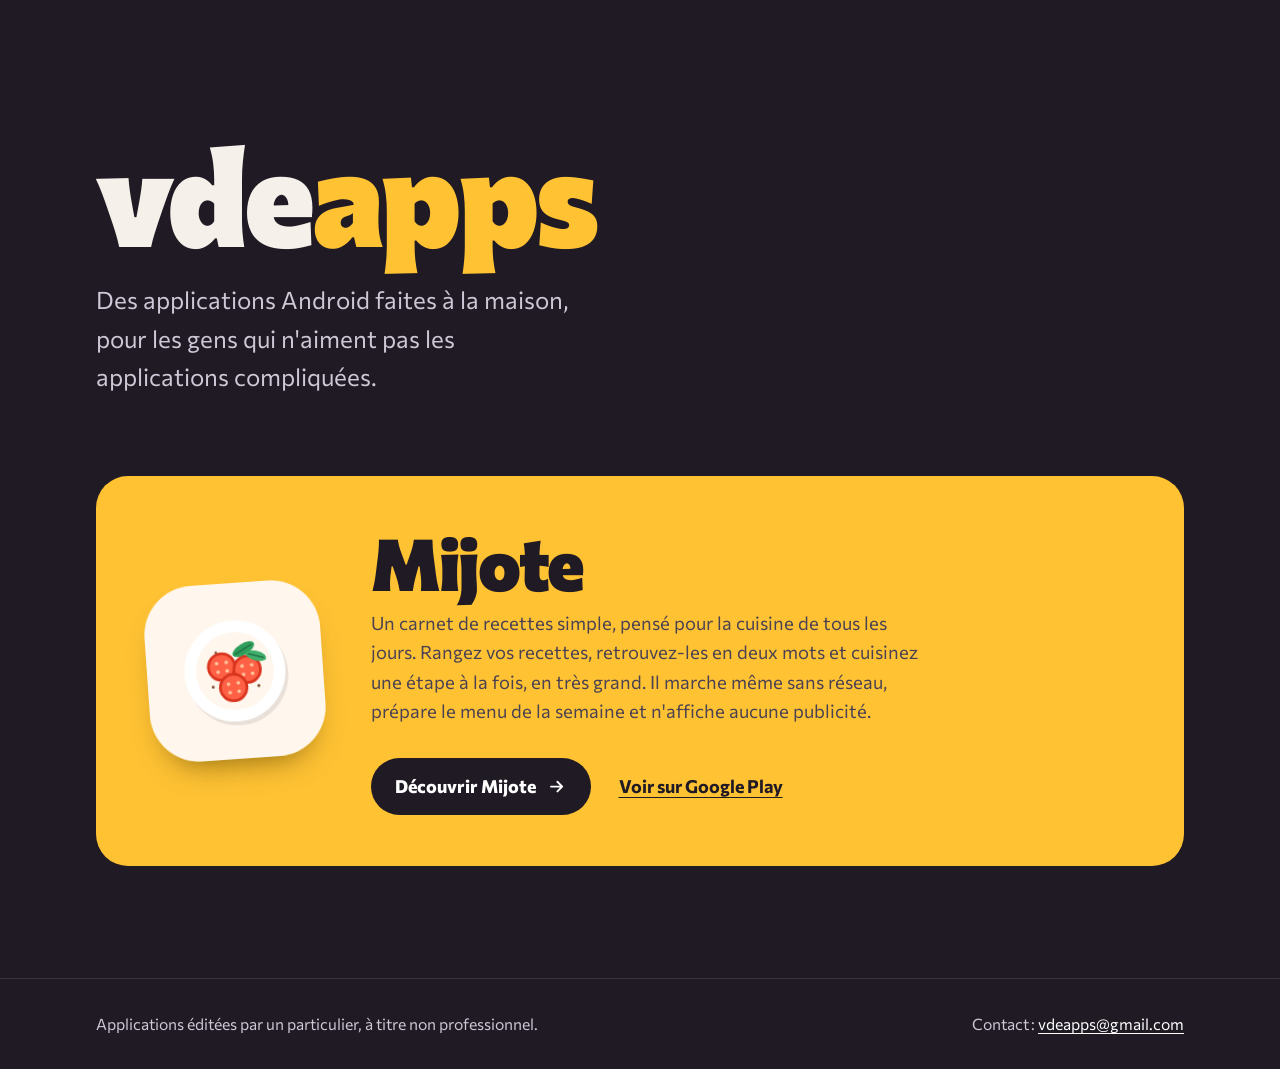
<file: index.html>
<!doctype html>
<html lang="fr">
<head>
<meta charset="utf-8">
<meta name="referrer" content="no-referrer">
<meta http-equiv="Content-Security-Policy" content="default-src 'none'; style-src 'unsafe-inline'; font-src 'self'; img-src 'self'; base-uri 'none'; form-action 'none'">
<meta name="viewport" content="width=device-width, initial-scale=1">
<meta name="theme-color" content="#1F1A24">
<title>vdeapps, applications Android faites à la maison</title>
<meta name="description" content="vdeapps : des applications Android simples, faites par un particulier, sans publicité. Mijote, le carnet de recettes pour la cuisine de tous les jours.">
<link rel="icon" href="mijote/assets/icone.svg" type="image/svg+xml">
<style>
  @font-face { font-family: "Commissioner"; src: url("mijote/assets/commissioner.woff2") format("woff2"); font-weight: 100 900; font-display: swap; }
  :root {
    --nuit: #1F1A24; --nuit-2: #2A2331; --texte: #F6F0EA; --texte-2: #CFC7D6; --trait: #3B3343;
    --safran: #FFC233; --encre-safran: #4A4252; --sortie: cubic-bezier(.16, 1, .3, 1);
    color-scheme: dark;
  }
  *, *::before, *::after { box-sizing: border-box; }
  body {
    margin: 0; min-height: 100vh; background: var(--nuit); color: var(--texte);
    font: 400 1.125rem/1.6 Commissioner, system-ui, sans-serif; -webkit-font-smoothing: antialiased;
    display: flex; flex-direction: column;
  }
  ::selection { background: var(--safran); color: var(--nuit); }
  a { color: inherit; text-underline-offset: .2em; }
  :focus-visible { outline: 3px solid var(--safran); outline-offset: 4px; border-radius: 8px; }
  .large { width: min(100% - 2rem, 68rem); margin-inline: auto; }
  .titre { font-weight: 850; font-variation-settings: "FLAR" 100; letter-spacing: -.03em; line-height: .95; text-wrap: balance; }

  header { padding-block: clamp(4rem, 12vw, 8rem) clamp(3rem, 7vw, 5rem); }
  h1 { font-size: clamp(3.5rem, 11vw, 8.5rem); margin: 0 0 1.5rem; }
  h1 span { color: var(--safran); }
  .chapeau { font-size: clamp(1.2rem, 2vw, 1.5rem); color: var(--texte-2); max-width: 30ch; margin: 0; }

  main { flex: 1; }
  .appli {
    position: relative; display: grid; grid-template-columns: auto minmax(0, 1fr); gap: 2rem 3rem; align-items: center;
    background: var(--safran); color: var(--nuit); border-radius: 2rem; padding: clamp(1.75rem, 4vw, 3.25rem);
  }
  .icone {
    width: clamp(7rem, 16vw, 11rem); aspect-ratio: 1; border-radius: 28%; overflow: hidden; display: block;
    box-shadow: 0 18px 30px -16px rgba(92, 68, 0, .7); rotate: -4deg; transition: rotate .6s var(--sortie), scale .6s var(--sortie);
  }
  .appli:hover .icone { rotate: 0deg; scale: 1.04; }
  .appli h2 { font-size: clamp(2.6rem, 6vw, 4.5rem); margin: 0 0 .75rem; }
  .appli p { margin: 0 0 2rem; max-width: 46ch; color: var(--encre-safran); font-size: 1.15rem; }
  .liens { display: flex; flex-wrap: wrap; gap: 1rem 1.75rem; align-items: center; }
  .decouvrir {
    display: inline-flex; align-items: center; gap: .7rem; background: var(--nuit); color: #fff; text-decoration: none;
    font-weight: 750; padding: .9rem 1.5rem; border-radius: 999px; transition: gap .3s var(--sortie), transform .3s var(--sortie);
  }
  .decouvrir svg { width: 1.2rem; height: 1.2rem; }
  .decouvrir:hover { gap: 1.1rem; }
  .decouvrir:active { transform: scale(.97); }
  .decouvrir:focus-visible, .play:focus-visible { outline-color: var(--nuit); }
  .play { font-weight: 700; }


  footer { border-top: 1px solid var(--trait); margin-top: clamp(4rem, 10vw, 7rem); padding-block: 2rem; color: var(--texte-2); font-size: .98rem; }
  footer .large { display: flex; flex-wrap: wrap; justify-content: space-between; gap: 1rem 2rem; }
  footer p { margin: 0; }
  footer a { color: #fff; }

  @media (max-width: 640px) {
    .appli { grid-template-columns: 1fr; }
  }
  @media (prefers-reduced-motion: no-preference) {
    header > *, .appli { animation: monte .9s var(--sortie) both; }
    header > :nth-child(2) { animation-delay: .08s; }
    .appli { animation-delay: .18s; }
    .icone { animation: pose 1.2s cubic-bezier(.34, 1.56, .64, 1) both .45s; }
    @keyframes monte { from { opacity: 0; translate: 0 1.5rem; } }
    @keyframes pose { from { rotate: -40deg; scale: .6; } }
  }
</style>
</head>
<body>
<header class="large">
  <h1 class="titre">vde<span>apps</span></h1>
  <p class="chapeau">Des applications Android faites à la maison, pour les gens qui n'aiment pas les applications compliquées.</p>
</header>

<main class="large">
  <article class="appli" aria-labelledby="mijote">
    <a class="icone" href="mijote/" tabindex="-1" aria-hidden="true">
      <img src="mijote/assets/logo.svg" width="176" height="176" alt="" style="width:100%;height:100%;display:block">
    </a>
    <div>
      <h2 id="mijote" class="titre">Mijote</h2>
      <p>Un carnet de recettes simple, pensé pour la cuisine de tous les jours. Rangez vos recettes, retrouvez-les en deux mots et cuisinez une étape à la fois, en très grand. Il marche même sans réseau, prépare le menu de la semaine et n'affiche aucune publicité.</p>
      <div class="liens">
        <a class="decouvrir" href="mijote/">Découvrir Mijote<svg viewBox="0 0 24 24" aria-hidden="true"><path d="M5 12h14m-6-6 6 6-6 6" fill="none" stroke="currentColor" stroke-width="2.4" stroke-linecap="round" stroke-linejoin="round"/></svg></a>
        <a class="play" href="https://play.google.com/store/apps/details?id=fr.vdeapps.mijote.app">Voir sur Google Play</a>
      </div>
    </div>
  </article>
</main>

<footer>
  <div class="large">
    <p>Applications éditées par un particulier, à titre non professionnel.</p>
    <p>Contact : <a href="mailto:vdeapps@gmail.com">vdeapps@gmail.com</a></p>
  </div>
</footer>
</body>
</html>
</file>
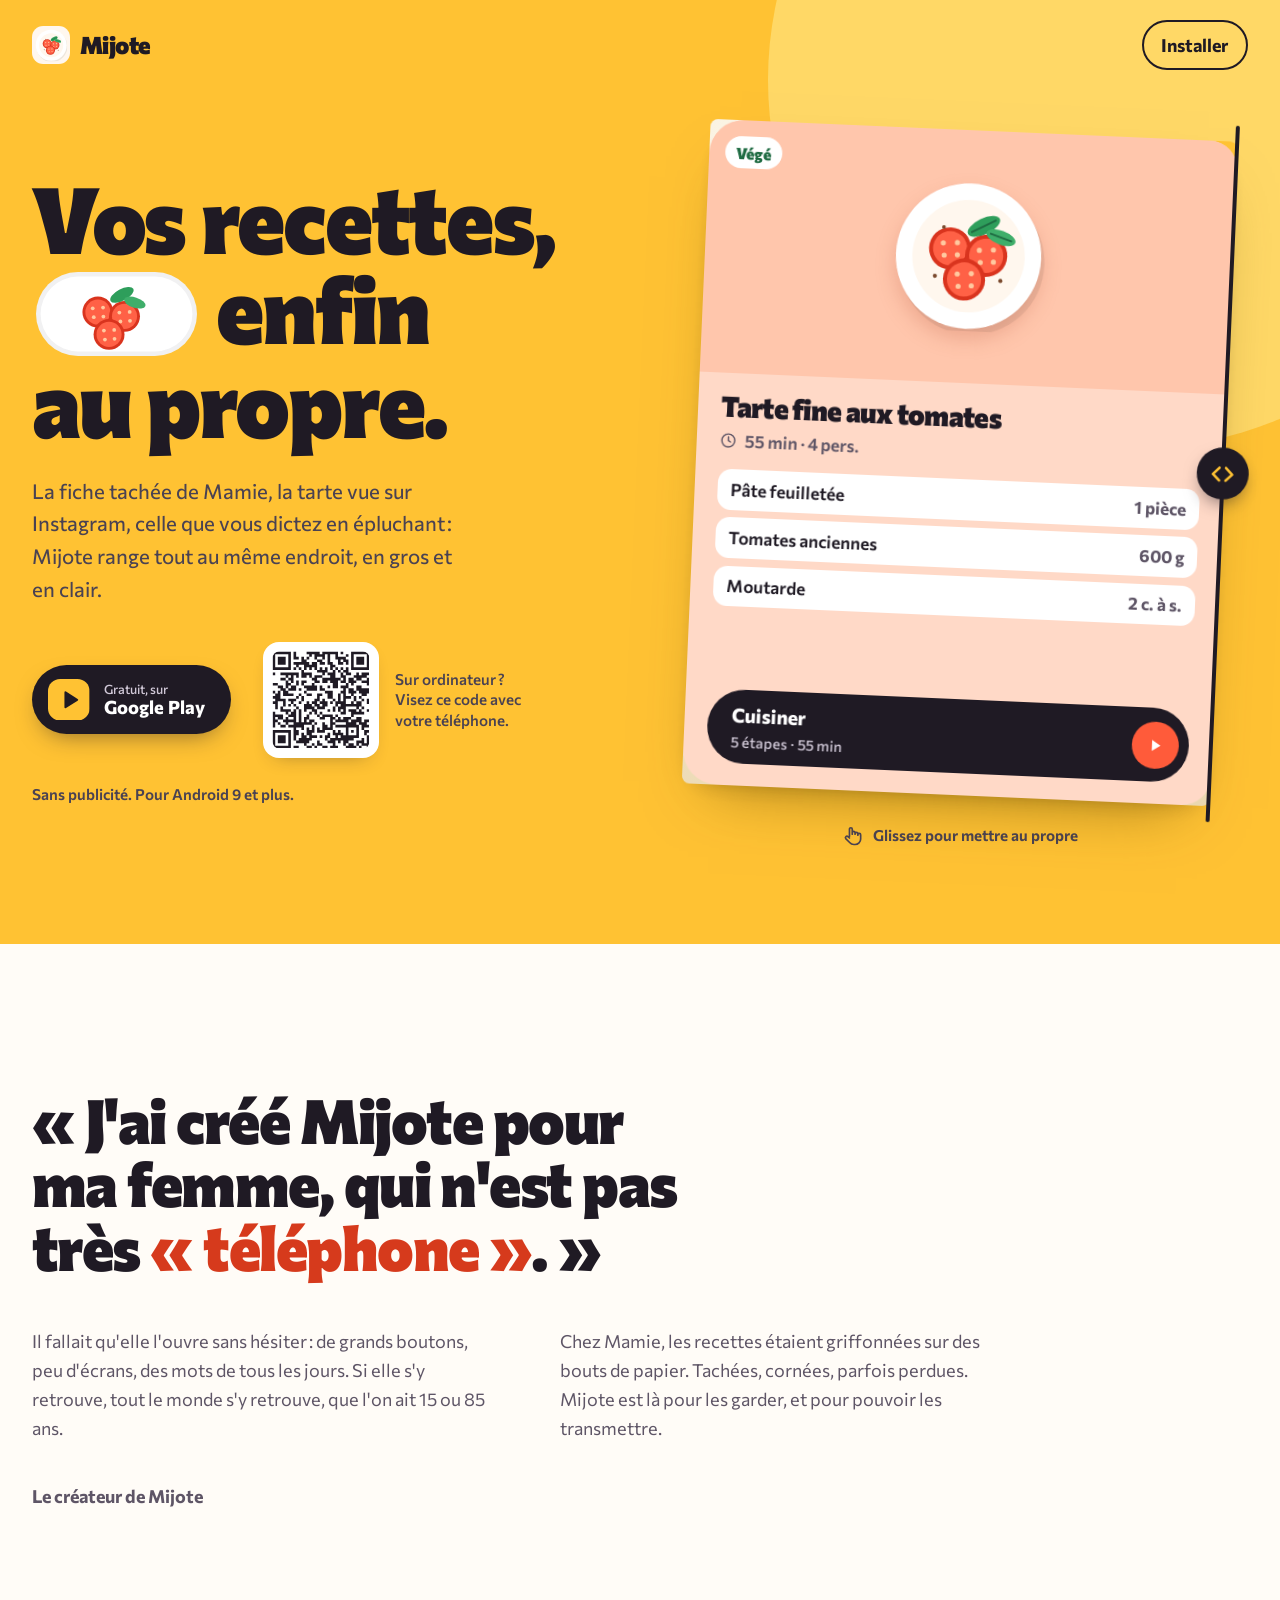
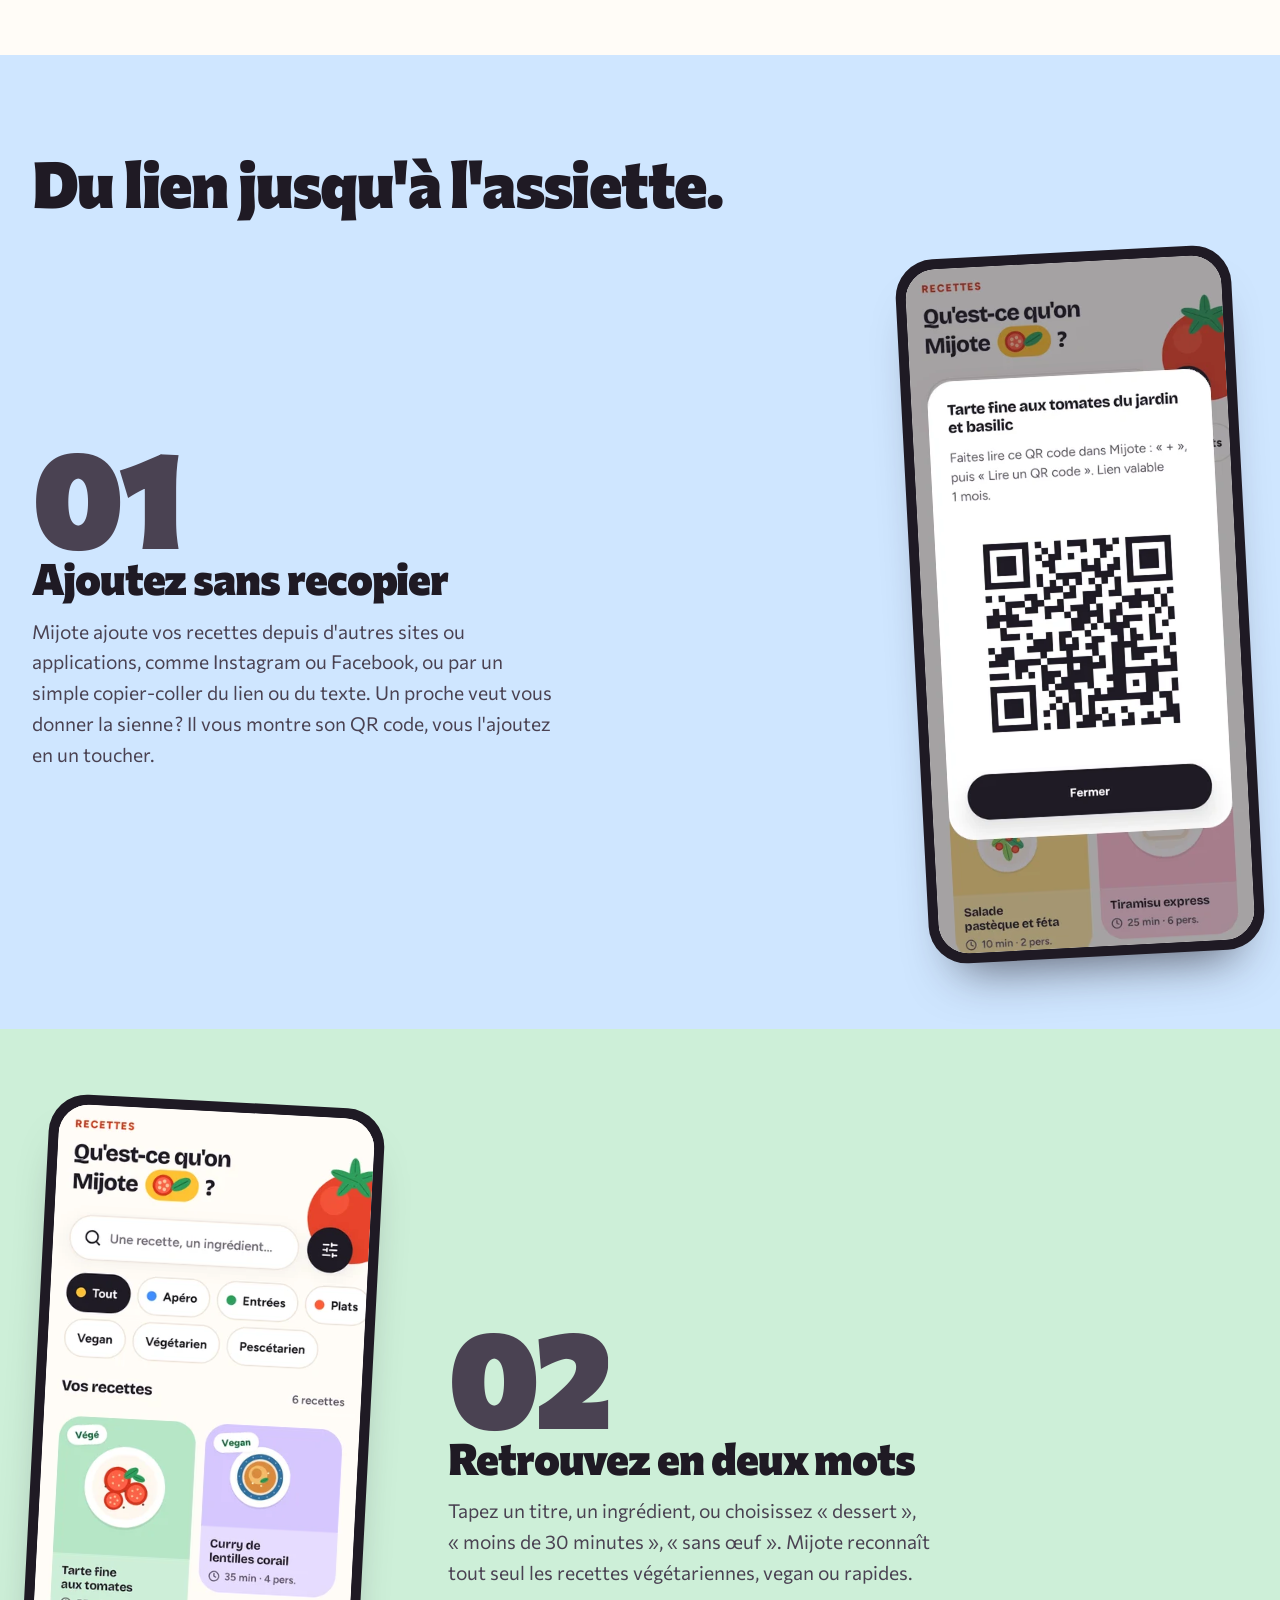
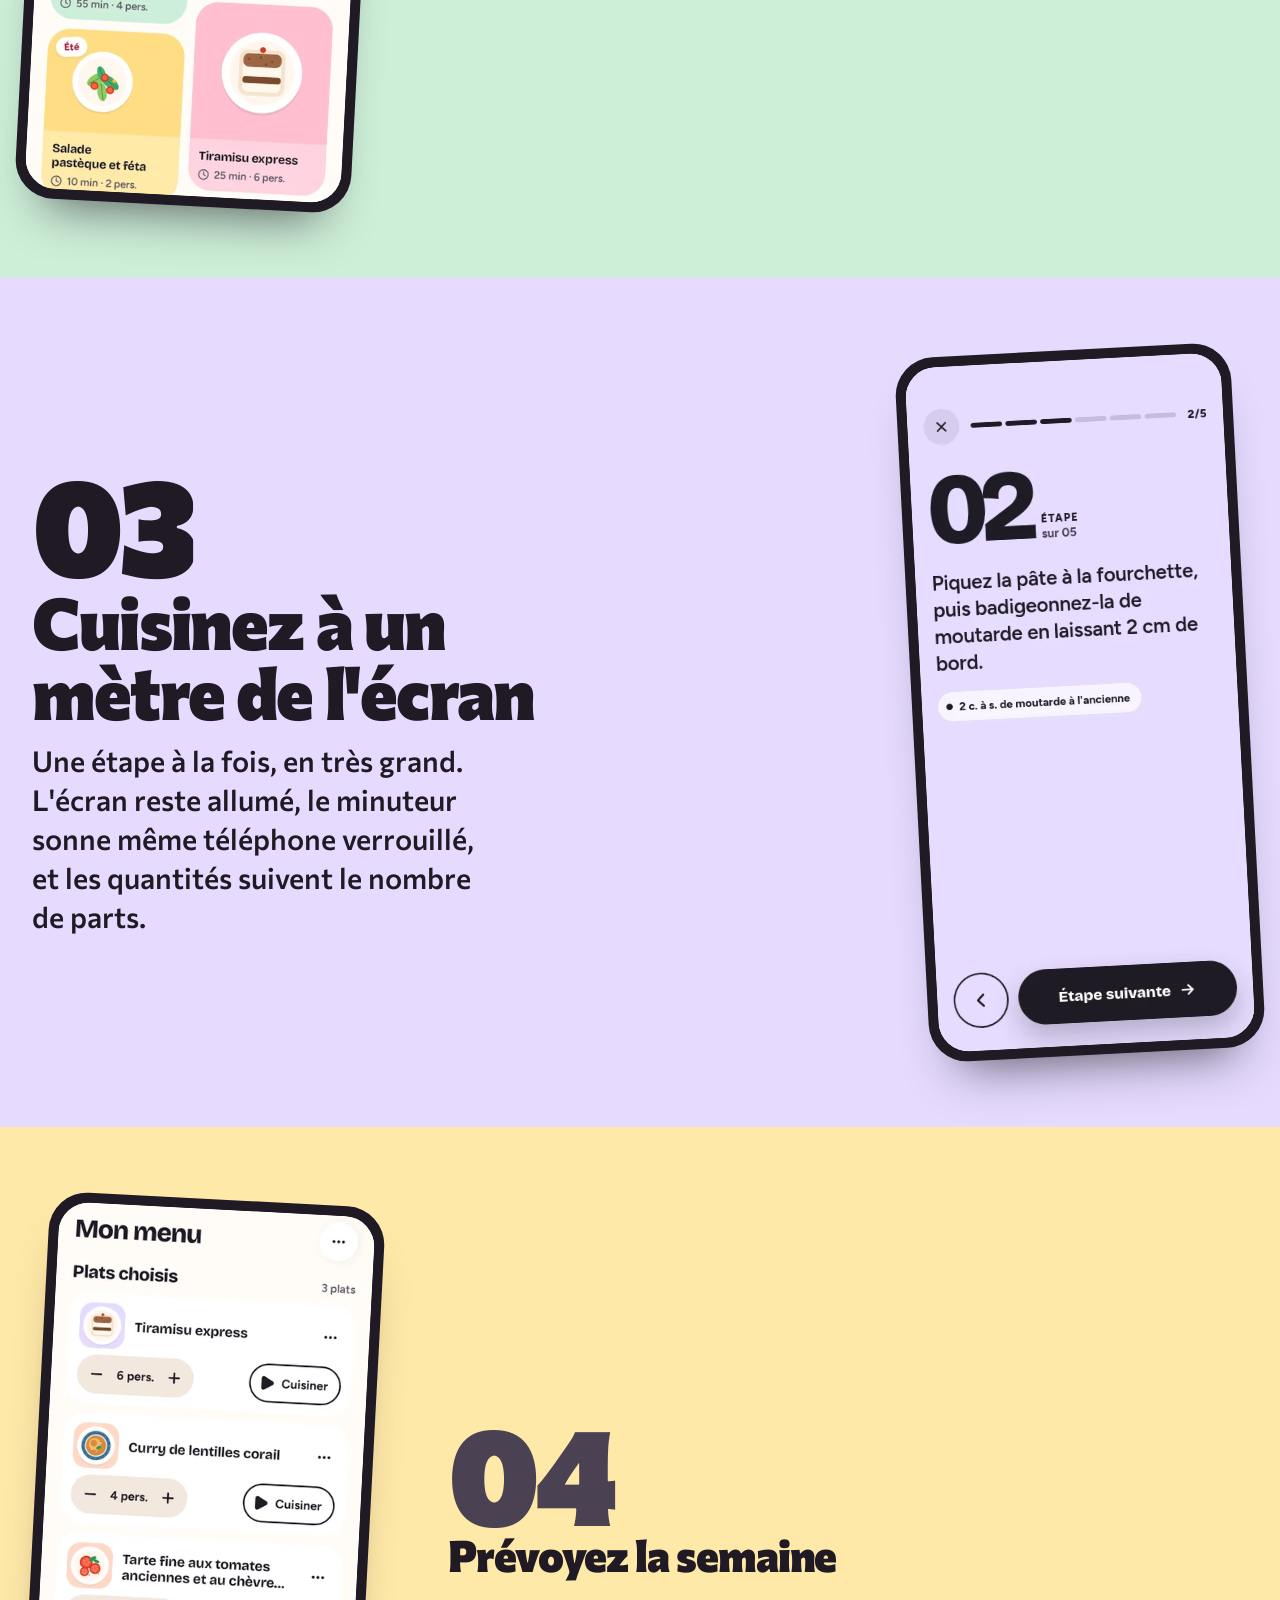
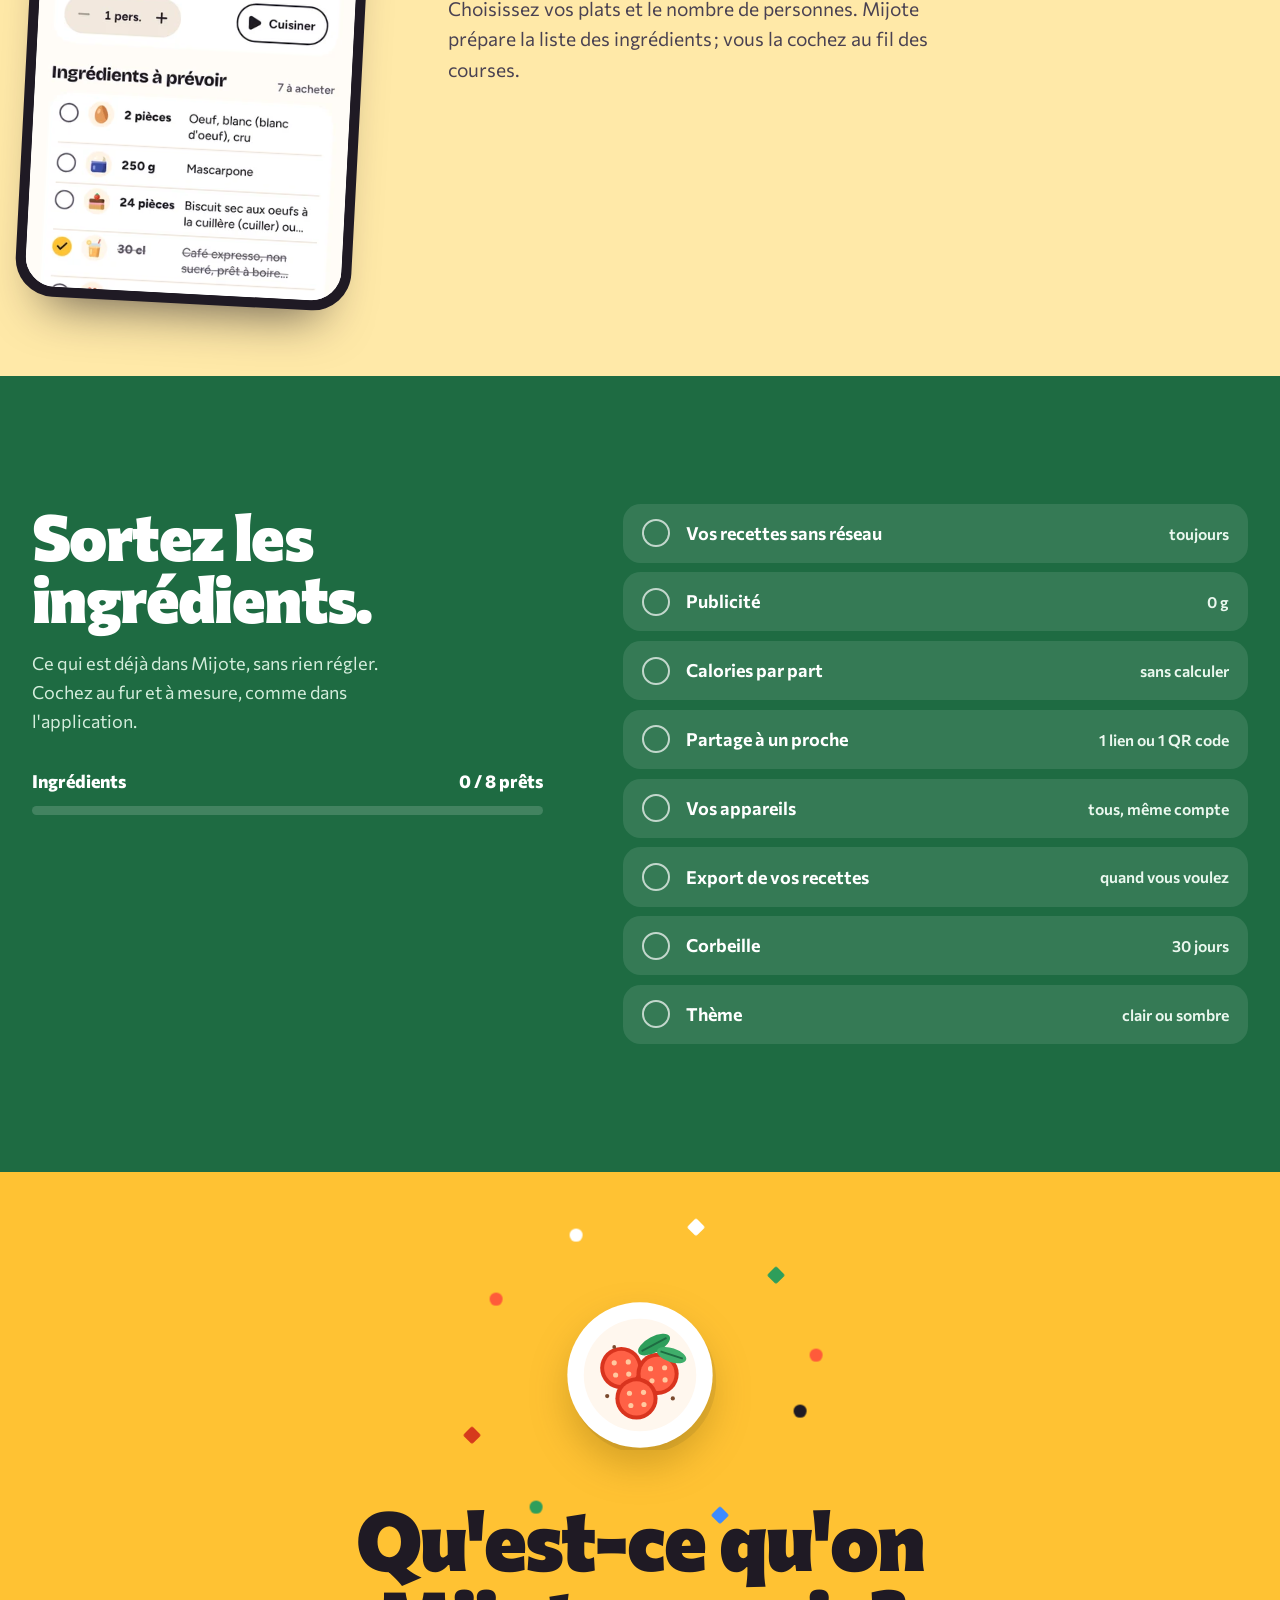
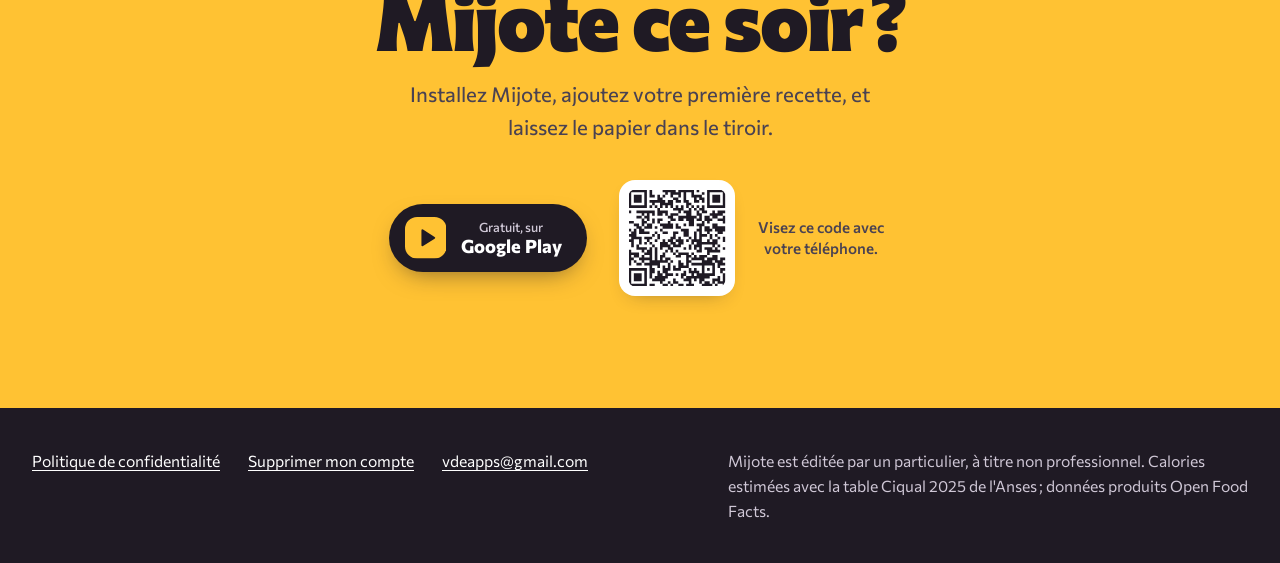
<file: mijote/index.html>
<!doctype html>
<html lang="fr">
<head>
<meta charset="utf-8">
<meta name="referrer" content="no-referrer">
<meta http-equiv="Content-Security-Policy" content="default-src 'none'; style-src 'unsafe-inline'; script-src 'self'; font-src 'self'; img-src 'self'; base-uri 'none'; form-action 'none'">
<meta name="viewport" content="width=device-width, initial-scale=1">
<meta name="theme-color" content="#FFC233">
<title>Mijote, le carnet de recettes simple pour Android</title>
<meta name="description" content="Mijote range toutes vos recettes au même endroit, de la fiche de Mamie à la recette vue sur Instagram. De gros boutons, des mots simples, même sans réseau. Gratuit et sans publicité.">
<link rel="icon" href="assets/icone.svg" type="image/svg+xml">
<link rel="preload" href="assets/commissioner.woff2" as="font" type="font/woff2" crossorigin>
<style>
  @font-face { font-family: "Commissioner"; src: url("assets/commissioner.woff2") format("woff2"); font-weight: 100 900; font-display: swap; }
  @font-face { font-family: "Plume"; src: url("assets/homemade-apple.woff2") format("woff2"); font-display: swap; }

  :root {
    --encre: #1F1A24; --encre-2: #5E5566; --encre-safran: #4A4252; --sol: #FFFCF7; --surface: #FFFFFF; --trait: #F1E8DC;
    --safran: #FFC233; --safran-clair: #FFD866;
    --tomate: #FF5B3A; --tomate-fonce: #D63A1C; --basilic: #2E9E5B; --basilic-fonce: #1E6B42;
    --peche: #FFD9C7; --peche-2: #FFC6AC;
    --menthe: #CDEFD8; --lilas: #E6DBFF; --beurre: #FFE9A8; --ciel: #CFE6FF;
    --papier: #F4E6C8; --papier-encre: #2D3A6B;
    --sortie: cubic-bezier(.16, 1, .3, 1);
    --rebond: cubic-bezier(.34, 1.56, .64, 1);
    color-scheme: light;
  }
  @media (prefers-color-scheme: dark) {
    :root { --sol: #17131B; --surface: #241E2A; --trait: #352D3C; --texte: #F6F0EA; --texte-2: #CFC7D6; color-scheme: dark; }
  }

  *, *::before, *::after { box-sizing: border-box; }
  html { -webkit-text-size-adjust: 100%; scroll-behavior: smooth; }
  @media (prefers-reduced-motion: reduce) { html { scroll-behavior: auto; } }
  body {
    margin: 0; background: var(--sol); color: var(--texte, var(--encre));
    font: 400 1.125rem/1.6 Commissioner, system-ui, sans-serif;
    font-variation-settings: "FLAR" 0, "VOLM" 0;
    -webkit-font-smoothing: antialiased; text-rendering: optimizeLegibility;
  }
  ::selection { background: var(--safran); color: var(--encre); }
  a { color: inherit; text-underline-offset: .2em; text-decoration-thickness: .08em; }
  :focus-visible { outline: 3px solid var(--encre); outline-offset: 3px; border-radius: 6px; }
  img { display: block; max-width: 100%; }
  .titre { font-family: Commissioner, system-ui, sans-serif; font-weight: 850; font-variation-settings: "FLAR" 100, "VOLM" 0; letter-spacing: -.025em; line-height: .98; text-wrap: balance; }
  .sr { position: absolute; width: 1px; height: 1px; overflow: hidden; clip: rect(0 0 0 0); white-space: nowrap; }
  .large { width: min(100% - 2rem, 76rem); margin-inline: auto; }

  /* ---------- Boutons ---------- */
  .play {
    display: inline-flex; align-items: center; gap: .9rem; padding: .85rem 1.6rem .85rem 1rem;
    background: var(--encre); color: #fff; text-decoration: none; border-radius: 999px;
    box-shadow: 0 10px 24px -10px rgba(31, 26, 36, .55);
    transition: transform .35s var(--sortie), box-shadow .35s var(--sortie);
  }
  .play:hover { transform: translateY(-2px); box-shadow: 0 16px 30px -12px rgba(31, 26, 36, .6); }
  .play:active { transform: translateY(0) scale(.97); transition-duration: .1s; }
  .play:focus-visible { outline-offset: 4px; border-radius: 999px; }
  .play svg { flex: none; width: 2.6rem; height: 2.6rem; }
  .play span { display: grid; line-height: 1.15; }
  .play small { font-size: .8rem; font-weight: 500; color: #CFC7D6; }
  .play strong { font-size: 1.15rem; font-weight: 750; }

  /* ---------- Ouverture ---------- */
  .ouverture { background: var(--safran); color: var(--encre); overflow: hidden; position: relative; isolation: isolate; }
  .ouverture::before {
    content: ""; position: absolute; z-index: -1; width: 46rem; aspect-ratio: 1; border-radius: 50%;
    background: var(--safran-clair); right: -14rem; top: -18rem;
  }
  .barre { display: flex; align-items: center; justify-content: space-between; padding-block: 1.25rem; }
  .marque { display: inline-flex; align-items: center; gap: .6rem; text-decoration: none; font-size: 1.5rem; }
  .marque svg { width: 2.4rem; height: 2.4rem; border-radius: .7rem; }
  .barre .lien-installer {
    font-weight: 700; text-decoration: none; padding: .55rem 1.1rem; border-radius: 999px;
    border: 2px solid var(--encre); transition: background .25s, color .25s;
  }
  .barre .lien-installer:hover { background: var(--encre); color: var(--safran); }

  .scene {
    display: grid; grid-template-columns: minmax(0, 1fr) minmax(0, 1fr); gap: 2rem 4rem; align-items: center;
    padding-block: 2.5rem 6rem;
  }
  h1 { font-size: clamp(3rem, 7.2vw, 6rem); margin: 0 0 1.75rem; }
  h1 .ligne { display: block; }
  .pastille {
    display: inline-grid; place-items: center; vertical-align: -.08em; width: 1.75em; height: .92em;
    background: #fff; border-radius: 999px; margin-inline: .04em;
    box-shadow: inset 0 0 0 .05em rgba(31, 26, 36, .06);
  }
  .pastille svg { width: .82em; height: .82em; }
  .chapeau { font-size: clamp(1.15rem, 1.6vw, 1.35rem); color: var(--encre-safran); max-width: 34ch; margin: 0 0 2.25rem; font-weight: 450; }
  .actions { display: flex; flex-wrap: wrap; align-items: center; gap: 1.5rem 2rem; }
  .qr { display: flex; align-items: center; gap: 1rem; margin: 0; }
  .qr .code {
    width: 7.25rem; padding: .6rem; background: #fff; border-radius: 1rem;
    box-shadow: 0 8px 20px -12px rgba(31, 26, 36, .45);
  }
  .qr figcaption { font-size: .95rem; line-height: 1.35; color: var(--encre-safran); max-width: 14ch; font-weight: 550; }
  .mention { margin: 1.5rem 0 0; font-size: .95rem; font-weight: 600; color: var(--encre-safran); }

  /* ---------- La fiche : papier / Mijote ---------- */
  .fiche { margin: 0; position: relative; justify-self: center; width: min(100%, 33rem); --coupe: 55%; container-type: inline-size; }
  .fiche-cadre {
    position: relative; aspect-ratio: 27 / 34; rotate: 2.5deg; border-radius: 1.75rem; font-size: clamp(.75rem, 3.7cqi, 1.25rem);
    box-shadow: 0 30px 60px -30px rgba(92, 68, 0, .55), 0 10px 20px -12px rgba(92, 68, 0, .35);
  }
  .face { position: absolute; inset: 0; border-radius: inherit; overflow: hidden; }

  .papier {
    background:
      radial-gradient(circle at 78% 70%, transparent 3.1em, rgba(150, 96, 40, .16) 3.2em, rgba(150, 96, 40, .05) 3.6em, transparent 3.75em),
      radial-gradient(ellipse at 20% 12%, rgba(255, 255, 255, .55), transparent 55%),
      linear-gradient(170deg, #F8EDD3, var(--papier) 60%, #EAD7B0);
    color: var(--papier-encre); font-family: Plume, cursive; padding: 2.2em 1.7em 1.5em 2.1em;
    border-radius: .4em; font-size: .95em; line-height: 2.05;
  }
  .papier::after {
    content: ""; position: absolute; right: 0; top: 0; width: 3.2em; height: 3.2em;
    background: linear-gradient(225deg, var(--safran) 50%, #E3CC9F 50%, #F2E2BE);
    box-shadow: -3px 3px 6px rgba(92, 68, 0, .18);
  }
  .papier .plat { font: inherit; font-size: 1.3em; margin: 0 0 .1em; transform: rotate(-2deg); }
  .papier p, .papier ul { margin: 0; padding: 0; list-style: none; }
  .papier .pour { margin-left: 4.5em; transform: rotate(-1deg); opacity: .85; }
  .papier li { transform: rotate(-.6deg); }
  .papier s { text-decoration-thickness: 2px; }
  .papier .note { color: #8A2812; transform: rotate(-5deg); margin: .2em 0 0 6em; }

  .appli { background: var(--peche); color: var(--encre); clip-path: inset(0 calc(100% - var(--coupe)) 0 0 round 1.75em 0 0 1.75em); }
  .vignette { height: 38%; background: var(--peche-2); display: grid; place-items: center; position: relative; }
  .vignette svg { width: 54%; height: auto; filter: drop-shadow(0 10px 10px rgba(163, 52, 26, .2)); }
  .etiquette {
    position: absolute; left: 1em; top: 1em; background: #fff; color: var(--basilic-fonce); font-weight: 800;
    font-size: .8em; padding: .25em .7em; border-radius: 999px; font-variation-settings: "FLAR" 100;
  }
  .appli-corps { padding: 1em 1.2em 1.2em; }
  .appli .plat { font-size: 1.45em; margin: 0 0 .25em; }
  .meta { display: flex; align-items: center; gap: .4em; font-size: .88em; font-weight: 600; color: var(--encre-2); margin: 0 0 .85em; font-variant-numeric: tabular-nums; }
  .meta svg { width: 1em; height: 1em; }
  .ingredients { list-style: none; margin: 0; padding: 0; display: grid; gap: .4em; }
  .ingredients li {
    display: flex; justify-content: space-between; gap: .5em; background: #fff; border-radius: .8em;
    padding: .38em .75em; font-size: .88em; font-weight: 600;
  }
  .ingredients b { font-weight: 700; color: var(--encre-2); font-variant-numeric: tabular-nums; white-space: nowrap; }
  .cuisiner {
    position: absolute; left: 1.2em; right: 1.2em; bottom: 1.1em; display: flex; align-items: center; justify-content: space-between;
    background: var(--encre); color: #fff; border-radius: 999px; padding: .5em .5em .5em 1.2em; font-weight: 750;
  }
  .cuisiner small { display: block; font-weight: 500; font-size: .75em; color: #CFC7D6; }
  .cuisiner i { width: 2.4em; height: 2.4em; border-radius: 50%; background: var(--tomate); display: grid; place-items: center; }
  .cuisiner i svg { width: 1em; height: 1em; }

  .poignee {
    position: absolute; top: -1rem; bottom: -1rem; left: var(--coupe); width: 0; pointer-events: none; z-index: 2;
  }
  .poignee::before { content: ""; position: absolute; inset: 0 auto 0 -2px; width: 4px; border-radius: 2px; background: var(--encre); }
  .poignee span {
    position: absolute; top: 50%; left: 0; translate: -50% -50%; width: 3.25rem; height: 3.25rem; border-radius: 50%;
    background: var(--encre); display: grid; place-items: center; box-shadow: 0 8px 18px -6px rgba(31, 26, 36, .6);
    transition: scale .3s var(--rebond);
  }
  .poignee svg { width: 1.6rem; height: 1.6rem; }
  .fiche input {
    position: absolute; inset: 0; width: 100%; height: 100%; margin: 0; opacity: 0; cursor: ew-resize; z-index: 3; rotate: 2.5deg;
  }
  .fiche input:focus-visible ~ .fiche-cadre .poignee span,
  .fiche:hover .poignee span { scale: 1.12; }
  .fiche input:focus-visible ~ .fiche-cadre .poignee span { outline: 3px solid #fff; outline-offset: 3px; }
  .fiche figcaption {
    margin-top: 1.75rem; display: flex; align-items: center; justify-content: center; gap: .6rem;
    font-weight: 650; font-size: .95rem; color: var(--encre-safran);
  }
  .fiche figcaption svg { width: 1.4rem; height: 1.4rem; }

  /* ---------- Histoire ---------- */
  .histoire { padding-block: clamp(5rem, 12vw, 9rem); }
  .histoire blockquote { margin: 0; }
  .histoire blockquote p { font-size: clamp(2.1rem, 4.8vw, 4rem); margin: 0; line-height: 1.04; max-width: 17ch; }
  .histoire blockquote mark { background: none; color: var(--tomate-fonce); }
  @media (prefers-color-scheme: dark) { .histoire blockquote mark { color: #FF8A70; } }
  .histoire .suite { display: grid; grid-template-columns: repeat(auto-fit, minmax(min(100%, 19rem), 1fr)); gap: 1.5rem 4rem; margin-top: 3rem; max-width: 62rem; }
  .histoire .suite p { margin: 0; color: var(--texte-2, var(--encre-2)); }
  .histoire cite { display: block; margin-top: 2.5rem; font-weight: 700; color: var(--texte-2, var(--encre-2)); font-style: normal; }

  /* ---------- Étapes ---------- */
  .etapes-tete { background: var(--ciel); color: var(--encre); padding-top: clamp(4rem, 8vw, 6rem); }
  .etapes h2 { font-size: clamp(2.3rem, 5vw, 4.25rem); margin: 0 auto; }
  .etape { color: var(--encre); overflow: hidden; }
  .etape:nth-of-type(1) { background: var(--ciel); }
  .etape:nth-of-type(2) { background: var(--menthe); }
  .etape:nth-of-type(3) { background: var(--lilas); }
  .etape:nth-of-type(4) { background: var(--beurre); }
  .etape .large { display: grid; grid-template-columns: minmax(0, 1fr) auto; gap: 2rem 5rem; align-items: center; padding-block: clamp(3rem, 6vw, 4.5rem); }
  .etape:first-of-type .large { padding-top: clamp(1.5rem, 3vw, 2.5rem); }
  .etape:nth-of-type(even) .large { grid-template-columns: auto minmax(0, 1fr); }
  .etape:nth-of-type(even) .telephone { order: -1; }
  .numero { margin: 0 0 1.25rem; }
  .numero b { font-size: clamp(4.5rem, 11vw, 8.5rem); line-height: .8; font-weight: 900; font-variation-settings: "FLAR" 100; letter-spacing: -.04em; font-variant-numeric: tabular-nums; }
  .etape h3 { font-size: clamp(1.9rem, 3.4vw, 2.75rem); margin: 0 0 1rem; }
  .etape p { margin: 0; max-width: 40ch; font-size: 1.2rem; color: var(--encre-safran); }
  .etape.grand h3 { font-size: clamp(2.6rem, 5.6vw, 4.75rem); }
  .etape.grand p { font-size: clamp(1.35rem, 2.3vw, 1.8rem); line-height: 1.35; max-width: 24ch; color: var(--encre); font-weight: 550; }
  .telephone {
    width: clamp(15rem, 28vw, 21rem); padding: .6rem; border-radius: 2.4rem; background: var(--encre);
    box-shadow: 0 34px 50px -30px rgba(31, 26, 36, .7); rotate: -3deg;
  }
  .etape:nth-of-type(even) .telephone { rotate: 3deg; }
  .telephone img { border-radius: 1.9rem; aspect-ratio: 390 / 844; object-fit: cover; object-position: top; width: 100%; height: auto; background: #fff; }

  /* ---------- Ingrédients ---------- */
  .ingredients-bloc { background: var(--basilic-fonce); color: #fff; padding-block: clamp(5rem, 10vw, 8rem); }
  .ingredients-bloc .large { display: grid; grid-template-columns: minmax(0, .9fr) minmax(0, 1.1fr); gap: 3rem 5rem; align-items: start; }
  .ingredients-bloc h2 { font-size: clamp(2.3rem, 5vw, 4.25rem); margin: 0 0 1.25rem; }
  .ingredients-bloc .aide { margin: 0 0 2rem; color: #D4EDDC; max-width: 34ch; }
  .compte { display: flex; justify-content: space-between; font-weight: 750; margin-bottom: .6rem; font-variant-numeric: tabular-nums; }
  .jauge { height: .55rem; border-radius: 999px; background: rgba(255, 255, 255, .16); overflow: hidden; }
  .jauge i { display: block; height: 100%; width: calc(var(--fait, 0) * 100%); background: var(--safran); border-radius: inherit; transition: width .6s var(--sortie); }
  .bravo-liste { min-height: 1.6em; margin: 1.25rem 0 0; font-weight: 750; color: #FFE08A; }
  .liste { list-style: none; margin: 0; padding: 0; display: grid; gap: .6rem; }
  .liste label {
    display: flex; align-items: center; gap: 1rem; padding: .95rem 1.2rem; border-radius: 1.1rem; cursor: pointer;
    background: rgba(255, 255, 255, .1); transition: background .25s;
  }
  .liste label:hover { background: rgba(255, 255, 255, .16); }
  .liste input { position: absolute; opacity: 0; width: 1px; height: 1px; }
  .coche {
    flex: none; width: 1.75rem; height: 1.75rem; border-radius: 50%; border: 2px solid rgba(255, 255, 255, .7);
    display: grid; place-items: center; transition: background .25s, border-color .25s;
  }
  .coche svg { width: 1rem; height: 1rem; scale: 0; transition: scale .4s var(--rebond); }
  .liste .nom { flex: 1; font-weight: 650; }
  .liste .qte { font-weight: 600; color: #EAF7EE; text-align: right; font-size: .98rem; }
  .liste input:checked + .coche { background: var(--safran); border-color: var(--safran); }
  .liste input:checked + .coche svg { scale: 1; }
  .liste input:focus-visible + .coche { outline: 3px solid var(--safran); outline-offset: 3px; }

  /* ---------- Fin ---------- */
  .fin { background: var(--safran); color: var(--encre); padding-block: clamp(5rem, 10vw, 8rem) 0; text-align: center; overflow: hidden; }
  .assiette-fin { position: relative; width: min(17rem, 60vw); margin: 0 auto 2.5rem; }
  .assiette-fin > svg { width: 100%; height: auto; filter: drop-shadow(0 18px 18px rgba(92, 68, 0, .25)); }
  .eclats { position: absolute; inset: -30%; pointer-events: none; }
  .eclats i { position: absolute; left: 50%; top: 50%; width: .8rem; height: .8rem; border-radius: 50%; background: var(--c); translate: calc(-50% + var(--x)) calc(-50% + var(--y)); }
  .eclats i.losange { border-radius: 2px; rotate: 45deg; }
  .fin h2 { font-size: clamp(2.6rem, 6.4vw, 5.5rem); margin: 0 auto 1.25rem; max-width: 14ch; }
  .fin .chapeau { margin-inline: auto; max-width: 38ch; }
  .fin .actions { justify-content: center; }
  .pied { margin-top: clamp(5rem, 10vw, 7rem); background: var(--encre); color: #CFC7D6; padding-block: 2.5rem; text-align: left; font-size: .98rem; }
  .pied .large { display: flex; flex-wrap: wrap; justify-content: space-between; gap: 1.5rem 3rem; }
  .pied nav { display: flex; flex-wrap: wrap; gap: .5rem 1.75rem; }
  .pied a { color: #fff; }
  .pied :focus-visible, .play:focus-visible { outline-color: var(--safran); }
  .pied p { margin: 0; max-width: 52ch; }

  /* ---------- Mise en page étroite ---------- */
  @media (max-width: 860px) {
    .scene { grid-template-columns: 1fr; padding-block: 1.5rem 4.5rem; gap: 3rem; }
    .etape .large, .etape:nth-of-type(even) .large { grid-template-columns: 1fr; justify-items: start; }
    .etape:nth-of-type(even) .telephone { order: 0; }
    .telephone { justify-self: center; }
    .ingredients-bloc .large { grid-template-columns: 1fr; }
  }
  @media (max-width: 700px) {
    .qr { display: none; }
    .play { width: 100%; }
    .barre .lien-installer { display: none; }
  }
  @media (max-width: 380px) {
    .papier { font-size: .82rem; padding: 1.8rem 1.2rem 1rem 1.5rem; }
    .appli-corps { padding: .8rem .9rem; }
    .ingredients li { font-size: .8rem; }
  }

  html:not(.js) .fiche input, html:not(.js) .poignee, html:not(.js) .fiche figcaption,
  html:not(.js) .compte, html:not(.js) .jauge { display: none; }

  /* ---------- Mouvement (seulement si le téléphone l'accepte et si le script tourne) ---------- */
  @media (prefers-reduced-motion: no-preference) {
    .anime .ouverture .entree { opacity: 0; translate: 0 1.6rem; animation: monte .9s var(--sortie) forwards; animation-delay: calc(var(--i, 0) * 90ms + 100ms); }
    .anime .ouverture .pastille svg { animation: tourne 1.1s var(--rebond) both .55s; }
    .anime .fiche-cadre { animation: pose 1.1s var(--sortie) both .35s; }
    @keyframes monte { to { opacity: 1; translate: 0 0; } }
    @keyframes tourne { from { rotate: -140deg; scale: .4; } to { rotate: 0deg; scale: 1; } }
    @keyframes pose { from { opacity: 0; translate: 0 3rem; rotate: 9deg; } to { opacity: 1; translate: 0 0; rotate: 2.5deg; } }

    .anime .revele { opacity: 0; translate: 0 2.5rem; transition: opacity .8s var(--sortie), translate .9s var(--sortie); }
    .anime .revele.vu { opacity: 1; translate: 0 0; }
    .anime .etape .telephone { translate: 0 4rem; rotate: 0deg; opacity: 0; transition: translate 1s var(--sortie) .12s, rotate 1.2s var(--rebond) .12s, opacity .6s .12s; }
    .anime .etape.vu .telephone { translate: 0 0; rotate: -3deg; opacity: 1; }
    .anime .etape:nth-of-type(even).vu .telephone { rotate: 3deg; }
    .anime .etape .numero b { display: inline-block; clip-path: inset(100% 0 0 0); translate: 0 .3em; transition: clip-path .9s var(--sortie), translate .9s var(--sortie); }
    .anime .etape.vu .numero b { clip-path: inset(-10% 0 -10% 0); translate: 0 0; }

    .anime .eclats i { opacity: 0; translate: -50% -50%; }
    .anime .fin.vu .eclats i { animation: eclat 1.4s var(--sortie) forwards; animation-delay: var(--d, 0s); }
    @keyframes eclat {
      0% { opacity: 0; translate: -50% -50%; scale: .3; }
      20% { opacity: 1; }
      100% { opacity: 1; translate: calc(-50% + var(--x)) calc(-50% + var(--y)); scale: 1; }
    }
    .anime .fin .assiette-fin > svg { scale: .7; rotate: -30deg; opacity: 0; transition: scale 1s var(--rebond), rotate 1s var(--rebond), opacity .4s; }
    .anime .fin.vu .assiette-fin > svg { scale: 1; rotate: 0deg; opacity: 1; }
  }
</style>
</head>
<body>
<svg width="0" height="0" style="position:absolute" aria-hidden="true" focusable="false">
  <defs>
    <g id="tranche"><circle r="9" fill="#D9341E"/><circle r="7.3" fill="#FF6146"/><circle cx="-3" cy="-2.2" r="1.1" fill="#FFC9A0"/><circle cx="3" cy="-2.6" r="1.1" fill="#FFC9A0"/><circle cx="-2.4" cy="3" r="1.1" fill="#FFC9A0"/><circle cx="3.2" cy="2.6" r="1.1" fill="#FFC9A0"/></g>
    <symbol id="assiette" viewBox="22 22 64 64">
      <circle cx="55.5" cy="56.5" r="31" fill="#1F1A24" opacity=".08"/>
      <circle cx="54" cy="54" r="31" fill="#FFFFFF"/><circle cx="54" cy="54" r="24" fill="#FFF7EE"/>
      <use href="#tranche" x="46" y="51"/><use href="#tranche" x="61.5" y="53.5"/><use href="#tranche" x="52.5" y="64"/>
      <g transform="translate(60 41) rotate(-28)"><ellipse rx="7.5" ry="3.4" fill="#2E9E5B"/><path d="M-6 0H6" stroke="#1E6B42" stroke-width=".8"/></g>
      <g transform="translate(67.5 45.5) rotate(18)"><ellipse rx="6.5" ry="3" fill="#3FAE6A"/><path d="M-5 0H5" stroke="#1E6B42" stroke-width=".8"/></g>
      <circle cx="40" cy="63" r=".9" fill="#7A4A2E"/><circle cx="68" cy="64" r=".9" fill="#7A4A2E"/><circle cx="43" cy="42" r=".8" fill="#7A4A2E"/>
    </symbol>
    <symbol id="tranches" viewBox="36 30 42 44">
      <use href="#tranche" x="46" y="51"/><use href="#tranche" x="61.5" y="53.5"/><use href="#tranche" x="52.5" y="64"/>
      <g transform="translate(60 41) rotate(-28)"><ellipse rx="7.5" ry="3.4" fill="#2E9E5B"/></g>
      <g transform="translate(67.5 45.5) rotate(18)"><ellipse rx="6.5" ry="3" fill="#3FAE6A"/></g>
    </symbol>
    <symbol id="lecture" viewBox="0 0 48 48"><rect width="48" height="48" rx="14" fill="#FFC233"/><path d="M19 15.5v17a1.2 1.2 0 0 0 1.8 1l13.4-8.5a1.2 1.2 0 0 0 0-2L20.8 14.5a1.2 1.2 0 0 0-1.8 1Z" fill="#1F1A24"/></symbol>
  </defs>
</svg>

<header class="ouverture">
  <div class="large barre">
    <a class="marque titre" href="./" aria-label="Mijote, accueil">
      <svg viewBox="0 0 108 108" aria-hidden="true"><rect width="108" height="108" fill="#FFF7EE"/><use href="#assiette" x="9" y="9" width="90" height="90"/></svg>
      Mijote
    </a>
    <a class="lien-installer" href="https://play.google.com/store/apps/details?id=fr.vdeapps.mijote.app">Installer</a>
  </div>

  <div class="large scene">
    <div>
      <h1 class="titre">
        <span class="ligne entree" style="--i:0">Vos recettes,</span>
        <span class="ligne entree" style="--i:1"><span class="pastille" aria-hidden="true"><svg><use href="#tranches"/></svg></span> enfin</span>
        <span class="ligne entree" style="--i:2">au propre.</span>
      </h1>
      <p class="chapeau entree" style="--i:3">La fiche tachée de Mamie, la tarte vue sur Instagram, celle que vous dictez en épluchant&#8239;: Mijote range tout au même endroit, en gros et en clair.</p>
      <div class="actions entree" style="--i:4">
        <a class="play" href="https://play.google.com/store/apps/details?id=fr.vdeapps.mijote.app">
          <svg aria-hidden="true"><use href="#lecture"/></svg>
          <span><small>Gratuit, sur</small><strong>Google Play</strong></span>
        </a>
        <figure class="qr">
          <svg class="code" viewBox="0 0 37 37" role="img" aria-label="QR code vers Mijote sur Google Play"><path stroke="#1F1A24" d="M0 0.5h7m1 0h1m4 0h5m1 0h6m1 0h1m3 0h7m-37 1h1m5 0h1m1 0h1m5 0h1m1 0h4m1 0h1m2 0h1m3 0h1m1 0h1m5 0h1m-37 1h1m1 0h3m1 0h1m1 0h2m1 0h1m1 0h1m2 0h1m2 0h1m1 0h1m2 0h4m2 0h1m1 0h3m1 0h1m-37 1h1m1 0h3m1 0h1m4 0h2m4 0h2m2 0h1m3 0h1m1 0h2m1 0h1m1 0h3m1 0h1m-37 1h1m1 0h3m1 0h1m1 0h6m1 0h2m1 0h2m1 0h2m2 0h2m1 0h1m1 0h1m1 0h3m1 0h1m-37 1h1m5 0h1m2 0h1m2 0h5m5 0h2m6 0h1m5 0h1m-37 1h7m1 0h1m1 0h1m1 0h1m1 0h1m1 0h1m1 0h1m1 0h1m1 0h1m1 0h1m1 0h1m1 0h1m1 0h7m-26 1h1m5 0h4m2 0h1m1 0h1m1 0h2m-29 1h1m2 0h7m1 0h4m4 0h1m1 0h3m2 0h1m1 0h2m2 0h1m1 0h3m-32 1h1m1 0h1m1 0h1m1 0h2m1 0h1m1 0h3m3 0h2m2 0h2m3 0h5m-33 1h2m1 0h2m7 0h2m2 0h7m1 0h1m1 0h2m1 0h2m2 0h1m-32 1h1m1 0h1m1 0h1m1 0h2m3 0h2m1 0h2m1 0h3m1 0h2m1 0h3m2 0h3m-37 1h2m3 0h2m2 0h1m1 0h1m3 0h1m7 0h2m3 0h1m1 0h1m5 0h1m-35 1h2m1 0h1m1 0h2m3 0h5m1 0h1m2 0h1m1 0h2m1 0h3m3 0h2m-31 1h2m1 0h3m1 0h1m2 0h4m1 0h2m7 0h1m1 0h2m1 0h5m-37 1h1m1 0h1m1 0h2m6 0h1m7 0h3m3 0h2m1 0h3m1 0h4m-36 1h2m1 0h4m2 0h1m2 0h2m2 0h2m2 0h2m2 0h1m1 0h1m2 0h1m3 0h2m-36 1h3m6 0h1m1 0h1m5 0h1m3 0h2m2 0h1m1 0h3m1 0h1m1 0h1m-33 1h4m1 0h3m2 0h1m4 0h2m1 0h1m3 0h1m1 0h1m1 0h1m3 0h1m2 0h1m1 0h1m-37 1h2m2 0h1m2 0h1m2 0h1m2 0h1m1 0h2m1 0h3m1 0h1m1 0h4m2 0h1m1 0h2m2 0h1m-36 1h1m2 0h1m1 0h1m1 0h1m3 0h3m1 0h2m1 0h2m3 0h1m1 0h8m-33 1h1m1 0h1m5 0h1m2 0h4m1 0h3m3 0h1m1 0h3m4 0h1m1 0h1m-32 1h4m1 0h1m1 0h1m1 0h1m2 0h2m4 0h1m1 0h1m1 0h1m1 0h1m1 0h3m1 0h1m2 0h1m-37 1h1m4 0h1m1 0h2m1 0h1m3 0h1m1 0h1m1 0h1m7 0h2m2 0h5m-35 1h4m2 0h3m1 0h1m2 0h1m3 0h1m1 0h4m1 0h1m5 0h1m-31 1h1m1 0h2m1 0h1m2 0h1m1 0h1m1 0h2m4 0h2m2 0h2m1 0h1m1 0h3m2 0h2m-34 1h2m2 0h5m1 0h1m1 0h1m1 0h2m6 0h1m1 0h5m1 0h4m1 0h2m-37 1h1m1 0h1m2 0h1m2 0h7m1 0h1m2 0h1m2 0h2m4 0h4m1 0h3m-36 1h1m2 0h2m1 0h6m3 0h1m3 0h2m1 0h1m1 0h9m1 0h3m-29 1h1m2 0h1m1 0h1m1 0h1m1 0h1m1 0h4m5 0h1m3 0h1m1 0h1m-35 1h7m1 0h2m3 0h3m1 0h3m3 0h1m1 0h1m2 0h1m1 0h1m1 0h1m2 0h2m-37 1h1m5 0h1m1 0h2m1 0h1m1 0h2m6 0h1m1 0h4m1 0h1m3 0h1m2 0h1m-36 1h1m1 0h3m1 0h1m1 0h1m2 0h2m1 0h3m1 0h1m1 0h2m2 0h1m1 0h7m3 0h1m-37 1h1m1 0h3m1 0h1m1 0h1m1 0h5m5 0h1m1 0h9m3 0h1m1 0h1m-37 1h1m1 0h3m1 0h1m2 0h5m3 0h1m3 0h3m1 0h1m1 0h2m3 0h3m1 0h1m-37 1h1m5 0h1m5 0h1m2 0h1m1 0h2m4 0h1m3 0h1m1 0h2m1 0h1m1 0h3m-37 1h7m1 0h2m3 0h2m1 0h1m2 0h2m1 0h3m3 0h4m1 0h1m2 0h1"/></svg>
          <figcaption>Sur ordinateur&#8239;? Visez ce code avec votre téléphone.</figcaption>
        </figure>
      </div>
      <p class="mention entree" style="--i:5">Sans publicité. Pour Android 9 et plus.</p>
    </div>

    <figure class="fiche" id="fiche">
      <input type="range" min="0" max="100" value="55" step="1" aria-valuetext="55 % de la recette au propre" aria-label="Mettre la recette au propre : à gauche la fiche Mijote, à droite le papier d'origine">
      <div class="fiche-cadre">
        <div class="face papier" aria-hidden="true">
          <p class="plat">Tarte fine aux tomates</p>
          <p class="pour">pour 4 (celle de Mamie)</p>
          <ul>
            <li>1 pâte feuilletée</li>
            <li>600 g de tomates <s>rondes</s> anciennes</li>
            <li>2 c. à soupe de moutarde</li>
            <li>1 gousse d'ail, thym, basilic</li>
            <li>four 200° · 35 min</li>
            <li>piquer la pâte, moutarde partout</li>
            <li>sauf 2 cm au bord&nbsp;!!</li>
          </ul>
          <p class="note">pas trop cuite</p>
        </div>
        <div class="face appli" aria-hidden="true">
          <div class="vignette"><span class="etiquette">Végé</span><svg aria-hidden="true"><use href="#assiette"/></svg></div>
          <div class="appli-corps">
            <p class="titre plat">Tarte fine aux tomates</p>
            <p class="meta"><svg viewBox="0 0 24 24" aria-hidden="true"><circle cx="12" cy="12" r="9" fill="none" stroke="currentColor" stroke-width="2"/><path d="M12 7v5l3 2" fill="none" stroke="currentColor" stroke-width="2" stroke-linecap="round"/></svg>55&nbsp;min · 4&nbsp;pers.</p>
            <ul class="ingredients">
              <li>Pâte feuilletée <b>1 pièce</b></li>
              <li>Tomates anciennes <b>600&nbsp;g</b></li>
              <li>Moutarde <b>2 c. à s.</b></li>
            </ul>
          </div>
          <div class="cuisiner"><span>Cuisiner <small>5 étapes · 55&nbsp;min</small></span><i><svg viewBox="0 0 16 16" aria-hidden="true"><path d="M5 3.5v9l7-4.5z" fill="#fff"/></svg></i></div>
        </div>
        <div class="poignee" aria-hidden="true"><span><svg viewBox="0 0 24 24"><path d="M9 6 3 12l6 6M15 6l6 6-6 6" fill="none" stroke="#FFC233" stroke-width="2.4" stroke-linecap="round" stroke-linejoin="round"/></svg></span></div>
      </div>
      <figcaption><svg viewBox="0 0 24 24" aria-hidden="true"><path d="M8 13V5.5a1.5 1.5 0 0 1 3 0V11m0-1.5a1.5 1.5 0 0 1 3 0V11m0-.5a1.5 1.5 0 0 1 3 0V12m0-.5a1.5 1.5 0 0 1 3 0V16a6 6 0 0 1-6 6h-1.2a6 6 0 0 1-4.6-2.2L4 15.6a1.6 1.6 0 0 1 2.4-2.1L8 15" fill="none" stroke="currentColor" stroke-width="1.8" stroke-linecap="round" stroke-linejoin="round"/></svg>Glissez pour mettre au propre</figcaption>
    </figure>
  </div>
</header>

<main>
  <section class="histoire large" aria-labelledby="histoire-titre">
    <h2 id="histoire-titre" class="sr">Pourquoi Mijote existe</h2>
    <blockquote class="revele">
      <p class="titre">«&nbsp;J'ai créé Mijote pour ma femme, qui n'est pas très <mark>«&nbsp;téléphone&nbsp;»</mark>.&nbsp;»</p>
    </blockquote>
    <div class="suite revele">
      <p>Il fallait qu'elle l'ouvre sans hésiter&#8239;: de grands boutons, peu d'écrans, des mots de tous les jours. Si elle s'y retrouve, tout le monde s'y retrouve, que l'on ait 15 ou 85 ans.</p>
      <p>Chez Mamie, les recettes étaient griffonnées sur des bouts de papier. Tachées, cornées, parfois perdues. Mijote est là pour les garder, et pour pouvoir les transmettre.</p>
    </div>
    <cite class="revele">Le créateur de Mijote</cite>
  </section>

  <section class="etapes" aria-labelledby="etapes-titre">
    <div class="etapes-tete"><h2 id="etapes-titre" class="titre large revele">Du lien jusqu'à l'assiette.</h2></div>

    <article class="etape">
      <div class="large">
        <div>
          <p class="numero" aria-hidden="true"><b>01</b></p>
          <h3 class="titre">Ajoutez sans recopier</h3>
          <p>Mijote ajoute vos recettes depuis d'autres sites ou applications, comme Instagram ou Facebook, ou par un simple copier-coller du lien ou du texte. Un proche veut vous donner la sienne&#8239;? Il vous montre son QR code, vous l'ajoutez en un toucher.</p>
        </div>
        <div class="telephone"><img src="assets/ecran-partage-qr.webp" width="390" height="844" loading="lazy" alt="Partage d'une recette par QR code, à faire lire dans Mijote"></div>
      </div>
    </article>

    <article class="etape">
      <div class="large">
        <div>
          <p class="numero" aria-hidden="true"><b>02</b></p>
          <h3 class="titre">Retrouvez en deux mots</h3>
          <p>Tapez un titre, un ingrédient, ou choisissez «&nbsp;dessert&nbsp;», «&nbsp;moins de 30 minutes&nbsp;», «&nbsp;sans œuf&nbsp;». Mijote reconnaît tout seul les recettes végétariennes, vegan ou rapides.</p>
        </div>
        <div class="telephone"><img src="assets/ecran-recettes.webp" width="390" height="844" loading="lazy" alt="Écran des recettes : « Qu’est-ce qu’on Mijote ? », avec des cartes de couleur"></div>
      </div>
    </article>

    <article class="etape grand">
      <div class="large">
        <div>
          <p class="numero" aria-hidden="true"><b>03</b></p>
          <h3 class="titre">Cuisinez à un mètre de l'écran</h3>
          <p>Une étape à la fois, en très grand. L'écran reste allumé, le minuteur sonne même téléphone verrouillé, et les quantités suivent le nombre de parts.</p>
        </div>
        <div class="telephone"><img src="assets/ecran-cuisine.webp" width="390" height="844" loading="lazy" alt="Mode cuisine : étape 02 sur 05 écrite en grand"></div>
      </div>
    </article>

    <article class="etape">
      <div class="large">
        <div>
          <p class="numero" aria-hidden="true"><b>04</b></p>
          <h3 class="titre">Prévoyez la semaine</h3>
          <p>Choisissez vos plats et le nombre de personnes. Mijote prépare la liste des ingrédients&#8239;; vous la cochez au fil des courses.</p>
        </div>
        <div class="telephone"><img src="assets/ecran-menu.webp" width="390" height="844" loading="lazy" alt="Mon menu : trois plats choisis et les ingrédients à prévoir"></div>
      </div>
    </article>
  </section>

  <section class="ingredients-bloc" aria-labelledby="ingredients-titre">
    <div class="large">
      <div class="revele">
        <h2 id="ingredients-titre" class="titre">Sortez les ingrédients.</h2>
        <p class="aide">Ce qui est déjà dans Mijote, sans rien régler. Cochez au fur et à mesure, comme dans l'application.</p>
        <div class="compte"><span>Ingrédients</span><span id="compte" aria-live="polite">0 / 8 prêts</span></div>
        <div class="jauge" id="jauge"><i></i></div>
        <p class="bravo-liste" id="bravo-liste" aria-live="polite"></p>
      </div>
      <ul class="liste revele" id="liste">
        <li><label><input type="checkbox"><span class="coche"><svg viewBox="0 0 16 16" aria-hidden="true"><path d="m3.5 8.5 3 3 6-7" fill="none" stroke="#1F1A24" stroke-width="2.4" stroke-linecap="round" stroke-linejoin="round"/></svg></span><span class="nom">Vos recettes sans réseau</span><span class="qte">toujours</span></label></li>
        <li><label><input type="checkbox"><span class="coche"><svg viewBox="0 0 16 16" aria-hidden="true"><path d="m3.5 8.5 3 3 6-7" fill="none" stroke="#1F1A24" stroke-width="2.4" stroke-linecap="round" stroke-linejoin="round"/></svg></span><span class="nom">Publicité</span><span class="qte">0&nbsp;g</span></label></li>
        <li><label><input type="checkbox"><span class="coche"><svg viewBox="0 0 16 16" aria-hidden="true"><path d="m3.5 8.5 3 3 6-7" fill="none" stroke="#1F1A24" stroke-width="2.4" stroke-linecap="round" stroke-linejoin="round"/></svg></span><span class="nom">Calories par part</span><span class="qte">sans calculer</span></label></li>
        <li><label><input type="checkbox"><span class="coche"><svg viewBox="0 0 16 16" aria-hidden="true"><path d="m3.5 8.5 3 3 6-7" fill="none" stroke="#1F1A24" stroke-width="2.4" stroke-linecap="round" stroke-linejoin="round"/></svg></span><span class="nom">Partage à un proche</span><span class="qte">1 lien ou 1 QR code</span></label></li>
        <li><label><input type="checkbox"><span class="coche"><svg viewBox="0 0 16 16" aria-hidden="true"><path d="m3.5 8.5 3 3 6-7" fill="none" stroke="#1F1A24" stroke-width="2.4" stroke-linecap="round" stroke-linejoin="round"/></svg></span><span class="nom">Vos appareils</span><span class="qte">tous, même compte</span></label></li>
        <li><label><input type="checkbox"><span class="coche"><svg viewBox="0 0 16 16" aria-hidden="true"><path d="m3.5 8.5 3 3 6-7" fill="none" stroke="#1F1A24" stroke-width="2.4" stroke-linecap="round" stroke-linejoin="round"/></svg></span><span class="nom">Export de vos recettes</span><span class="qte">quand vous voulez</span></label></li>
        <li><label><input type="checkbox"><span class="coche"><svg viewBox="0 0 16 16" aria-hidden="true"><path d="m3.5 8.5 3 3 6-7" fill="none" stroke="#1F1A24" stroke-width="2.4" stroke-linecap="round" stroke-linejoin="round"/></svg></span><span class="nom">Corbeille</span><span class="qte">30 jours</span></label></li>
        <li><label><input type="checkbox"><span class="coche"><svg viewBox="0 0 16 16" aria-hidden="true"><path d="m3.5 8.5 3 3 6-7" fill="none" stroke="#1F1A24" stroke-width="2.4" stroke-linecap="round" stroke-linejoin="round"/></svg></span><span class="nom">Thème</span><span class="qte">clair ou sombre</span></label></li>
      </ul>
    </div>
  </section>

  <section class="fin" aria-labelledby="fin-titre">
    <div class="large">
      <div class="assiette-fin" aria-hidden="true">
        <div class="eclats">
          <i style="--c:#FF5B3A;--x:-9rem;--y:-5rem;--d:.05s"></i>
          <i class="losange" style="--c:#2E9E5B;--x:8.5rem;--y:-6.5rem;--d:.1s"></i>
          <i style="--c:#1F1A24;--x:10rem;--y:2rem;--d:0s"></i>
          <i class="losange" style="--c:#D63A1C;--x:-10.5rem;--y:3.5rem;--d:.15s"></i>
          <i style="--c:#FFFFFF;--x:-4rem;--y:-9rem;--d:.08s"></i>
          <i class="losange" style="--c:#3D8BFF;--x:5rem;--y:8.5rem;--d:.12s"></i>
          <i style="--c:#2E9E5B;--x:-6.5rem;--y:8rem;--d:.2s"></i>
          <i class="losange" style="--c:#FFFFFF;--x:3.5rem;--y:-9.5rem;--d:.03s"></i>
          <i style="--c:#FF5B3A;--x:11rem;--y:-1.5rem;--d:.18s"></i>
        </div>
        <svg><use href="#assiette"/></svg>
      </div>
      <h2 id="fin-titre" class="titre">Qu'est-ce qu'on Mijote ce soir&#8239;?</h2>
      <p class="chapeau">Installez Mijote, ajoutez votre première recette, et laissez le papier dans le tiroir.</p>
      <div class="actions">
        <a class="play" href="https://play.google.com/store/apps/details?id=fr.vdeapps.mijote.app">
          <svg aria-hidden="true"><use href="#lecture"/></svg>
          <span><small>Gratuit, sur</small><strong>Google Play</strong></span>
        </a>
        <figure class="qr">
          <svg class="code" viewBox="0 0 37 37" role="img" aria-label="QR code vers Mijote sur Google Play"><path stroke="#1F1A24" d="M0 0.5h7m1 0h1m4 0h5m1 0h6m1 0h1m3 0h7m-37 1h1m5 0h1m1 0h1m5 0h1m1 0h4m1 0h1m2 0h1m3 0h1m1 0h1m5 0h1m-37 1h1m1 0h3m1 0h1m1 0h2m1 0h1m1 0h1m2 0h1m2 0h1m1 0h1m2 0h4m2 0h1m1 0h3m1 0h1m-37 1h1m1 0h3m1 0h1m4 0h2m4 0h2m2 0h1m3 0h1m1 0h2m1 0h1m1 0h3m1 0h1m-37 1h1m1 0h3m1 0h1m1 0h6m1 0h2m1 0h2m1 0h2m2 0h2m1 0h1m1 0h1m1 0h3m1 0h1m-37 1h1m5 0h1m2 0h1m2 0h5m5 0h2m6 0h1m5 0h1m-37 1h7m1 0h1m1 0h1m1 0h1m1 0h1m1 0h1m1 0h1m1 0h1m1 0h1m1 0h1m1 0h1m1 0h1m1 0h7m-26 1h1m5 0h4m2 0h1m1 0h1m1 0h2m-29 1h1m2 0h7m1 0h4m4 0h1m1 0h3m2 0h1m1 0h2m2 0h1m1 0h3m-32 1h1m1 0h1m1 0h1m1 0h2m1 0h1m1 0h3m3 0h2m2 0h2m3 0h5m-33 1h2m1 0h2m7 0h2m2 0h7m1 0h1m1 0h2m1 0h2m2 0h1m-32 1h1m1 0h1m1 0h1m1 0h2m3 0h2m1 0h2m1 0h3m1 0h2m1 0h3m2 0h3m-37 1h2m3 0h2m2 0h1m1 0h1m3 0h1m7 0h2m3 0h1m1 0h1m5 0h1m-35 1h2m1 0h1m1 0h2m3 0h5m1 0h1m2 0h1m1 0h2m1 0h3m3 0h2m-31 1h2m1 0h3m1 0h1m2 0h4m1 0h2m7 0h1m1 0h2m1 0h5m-37 1h1m1 0h1m1 0h2m6 0h1m7 0h3m3 0h2m1 0h3m1 0h4m-36 1h2m1 0h4m2 0h1m2 0h2m2 0h2m2 0h2m2 0h1m1 0h1m2 0h1m3 0h2m-36 1h3m6 0h1m1 0h1m5 0h1m3 0h2m2 0h1m1 0h3m1 0h1m1 0h1m-33 1h4m1 0h3m2 0h1m4 0h2m1 0h1m3 0h1m1 0h1m1 0h1m3 0h1m2 0h1m1 0h1m-37 1h2m2 0h1m2 0h1m2 0h1m2 0h1m1 0h2m1 0h3m1 0h1m1 0h4m2 0h1m1 0h2m2 0h1m-36 1h1m2 0h1m1 0h1m1 0h1m3 0h3m1 0h2m1 0h2m3 0h1m1 0h8m-33 1h1m1 0h1m5 0h1m2 0h4m1 0h3m3 0h1m1 0h3m4 0h1m1 0h1m-32 1h4m1 0h1m1 0h1m1 0h1m2 0h2m4 0h1m1 0h1m1 0h1m1 0h1m1 0h3m1 0h1m2 0h1m-37 1h1m4 0h1m1 0h2m1 0h1m3 0h1m1 0h1m1 0h1m7 0h2m2 0h5m-35 1h4m2 0h3m1 0h1m2 0h1m3 0h1m1 0h4m1 0h1m5 0h1m-31 1h1m1 0h2m1 0h1m2 0h1m1 0h1m1 0h2m4 0h2m2 0h2m1 0h1m1 0h3m2 0h2m-34 1h2m2 0h5m1 0h1m1 0h1m1 0h2m6 0h1m1 0h5m1 0h4m1 0h2m-37 1h1m1 0h1m2 0h1m2 0h7m1 0h1m2 0h1m2 0h2m4 0h4m1 0h3m-36 1h1m2 0h2m1 0h6m3 0h1m3 0h2m1 0h1m1 0h9m1 0h3m-29 1h1m2 0h1m1 0h1m1 0h1m1 0h1m1 0h4m5 0h1m3 0h1m1 0h1m-35 1h7m1 0h2m3 0h3m1 0h3m3 0h1m1 0h1m2 0h1m1 0h1m1 0h1m2 0h2m-37 1h1m5 0h1m1 0h2m1 0h1m1 0h2m6 0h1m1 0h4m1 0h1m3 0h1m2 0h1m-36 1h1m1 0h3m1 0h1m1 0h1m2 0h2m1 0h3m1 0h1m1 0h2m2 0h1m1 0h7m3 0h1m-37 1h1m1 0h3m1 0h1m1 0h1m1 0h5m5 0h1m1 0h9m3 0h1m1 0h1m-37 1h1m1 0h3m1 0h1m2 0h5m3 0h1m3 0h3m1 0h1m1 0h2m3 0h3m1 0h1m-37 1h1m5 0h1m5 0h1m2 0h1m1 0h2m4 0h1m3 0h1m1 0h2m1 0h1m1 0h3m-37 1h7m1 0h2m3 0h2m1 0h1m2 0h2m1 0h3m3 0h4m1 0h1m2 0h1"/></svg>
          <figcaption>Visez ce code avec votre téléphone.</figcaption>
        </figure>
      </div>
    </div>
    <footer class="pied">
      <div class="large">
        <nav aria-label="Vos données">
          <a href="confidentialite/">Politique de confidentialité</a>
          <a href="suppression-compte/">Supprimer mon compte</a>
          <a href="mailto:vdeapps@gmail.com">vdeapps@gmail.com</a>
        </nav>
        <p>Mijote est éditée par un particulier, à titre non professionnel. Calories estimées avec la table Ciqual 2025 de l'Anses&#8239;; données produits Open Food Facts.</p>
      </div>
    </footer>
  </section>
</main>
<script src="assets/mijote.js"></script>
</body>
</html>
</file>
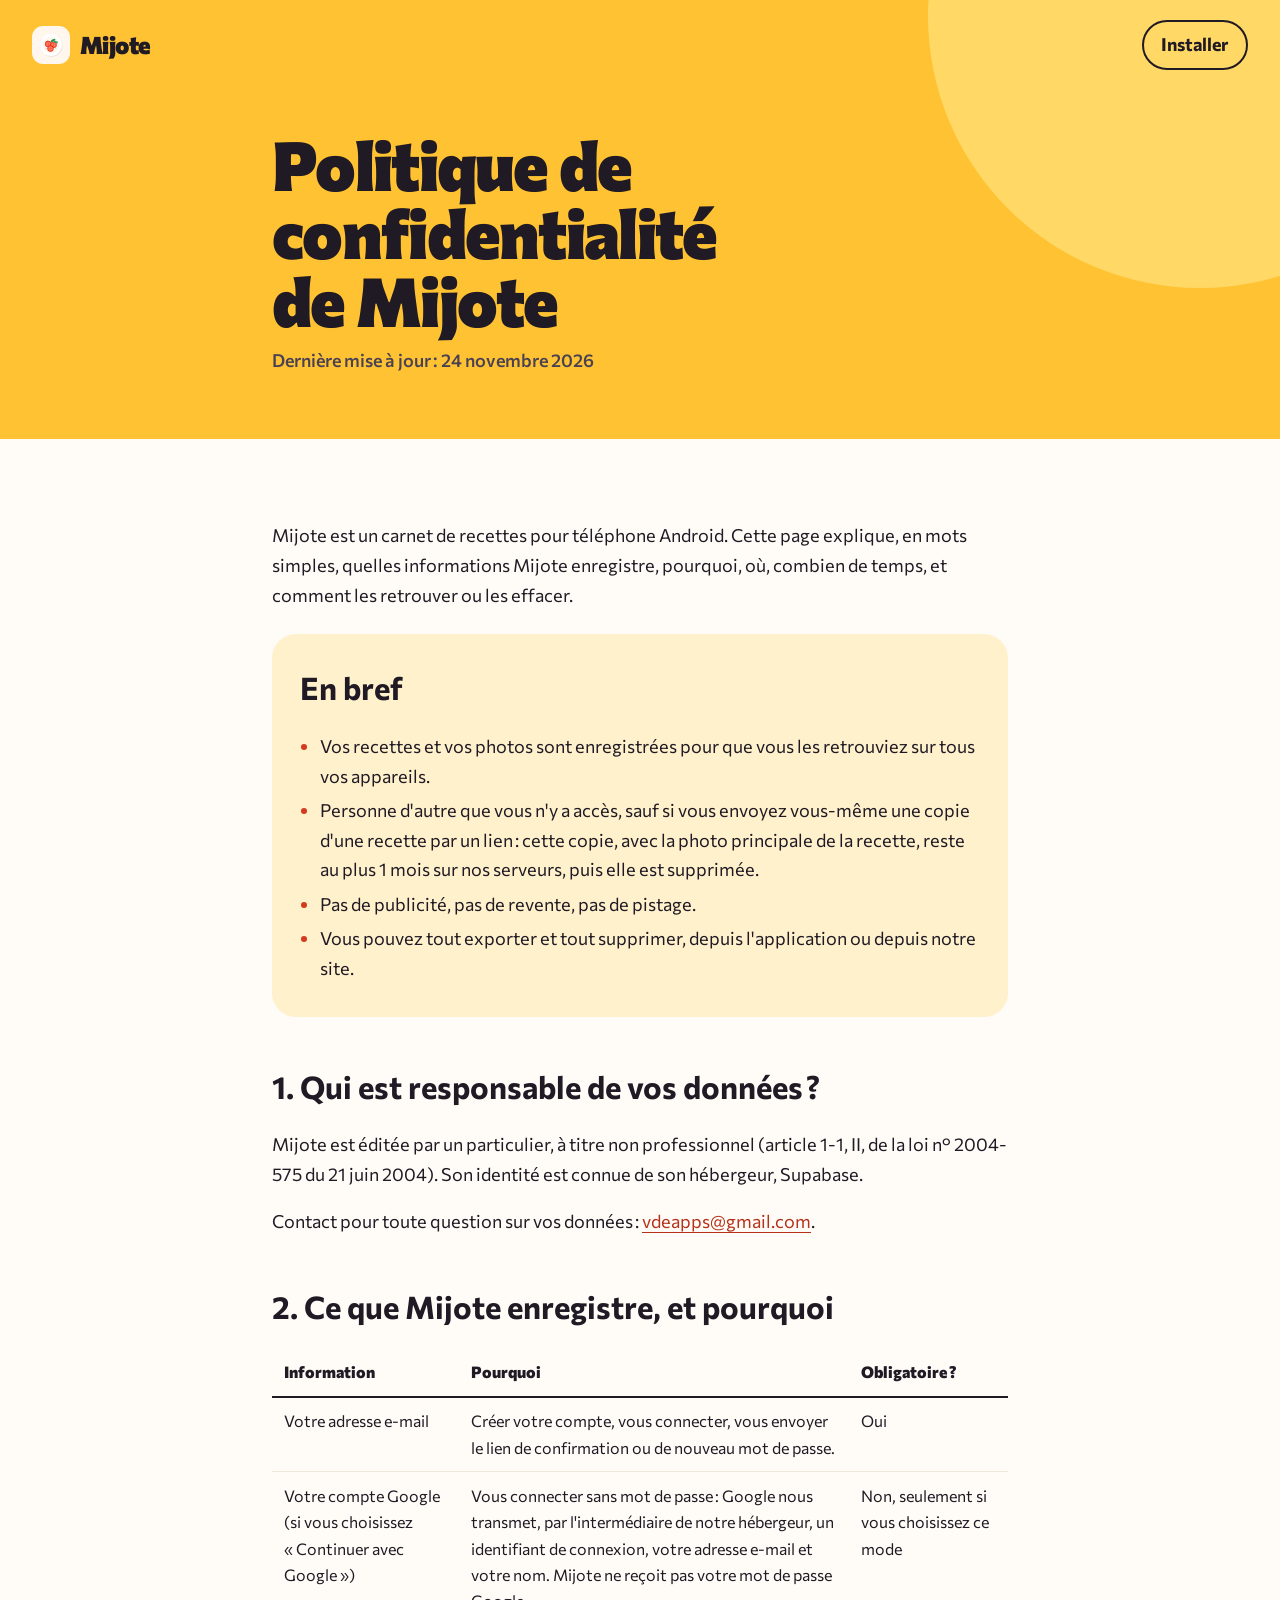
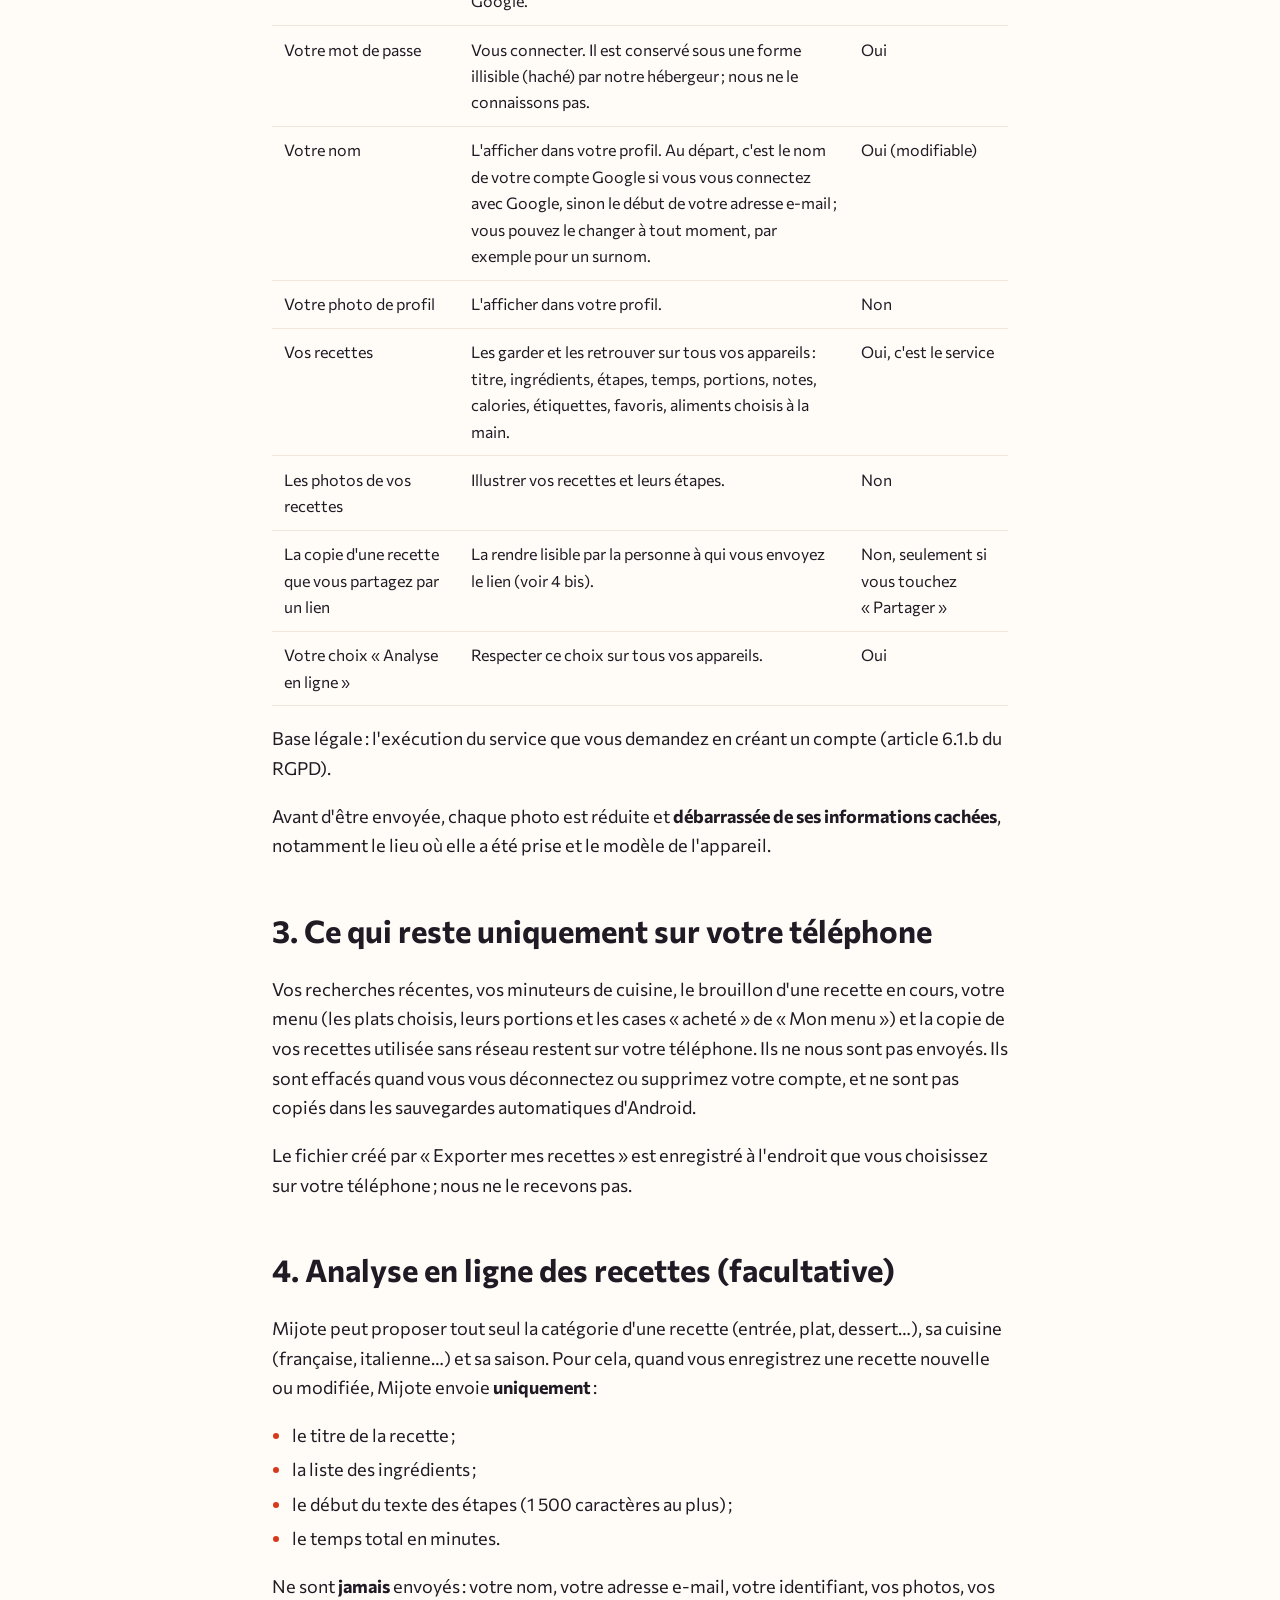
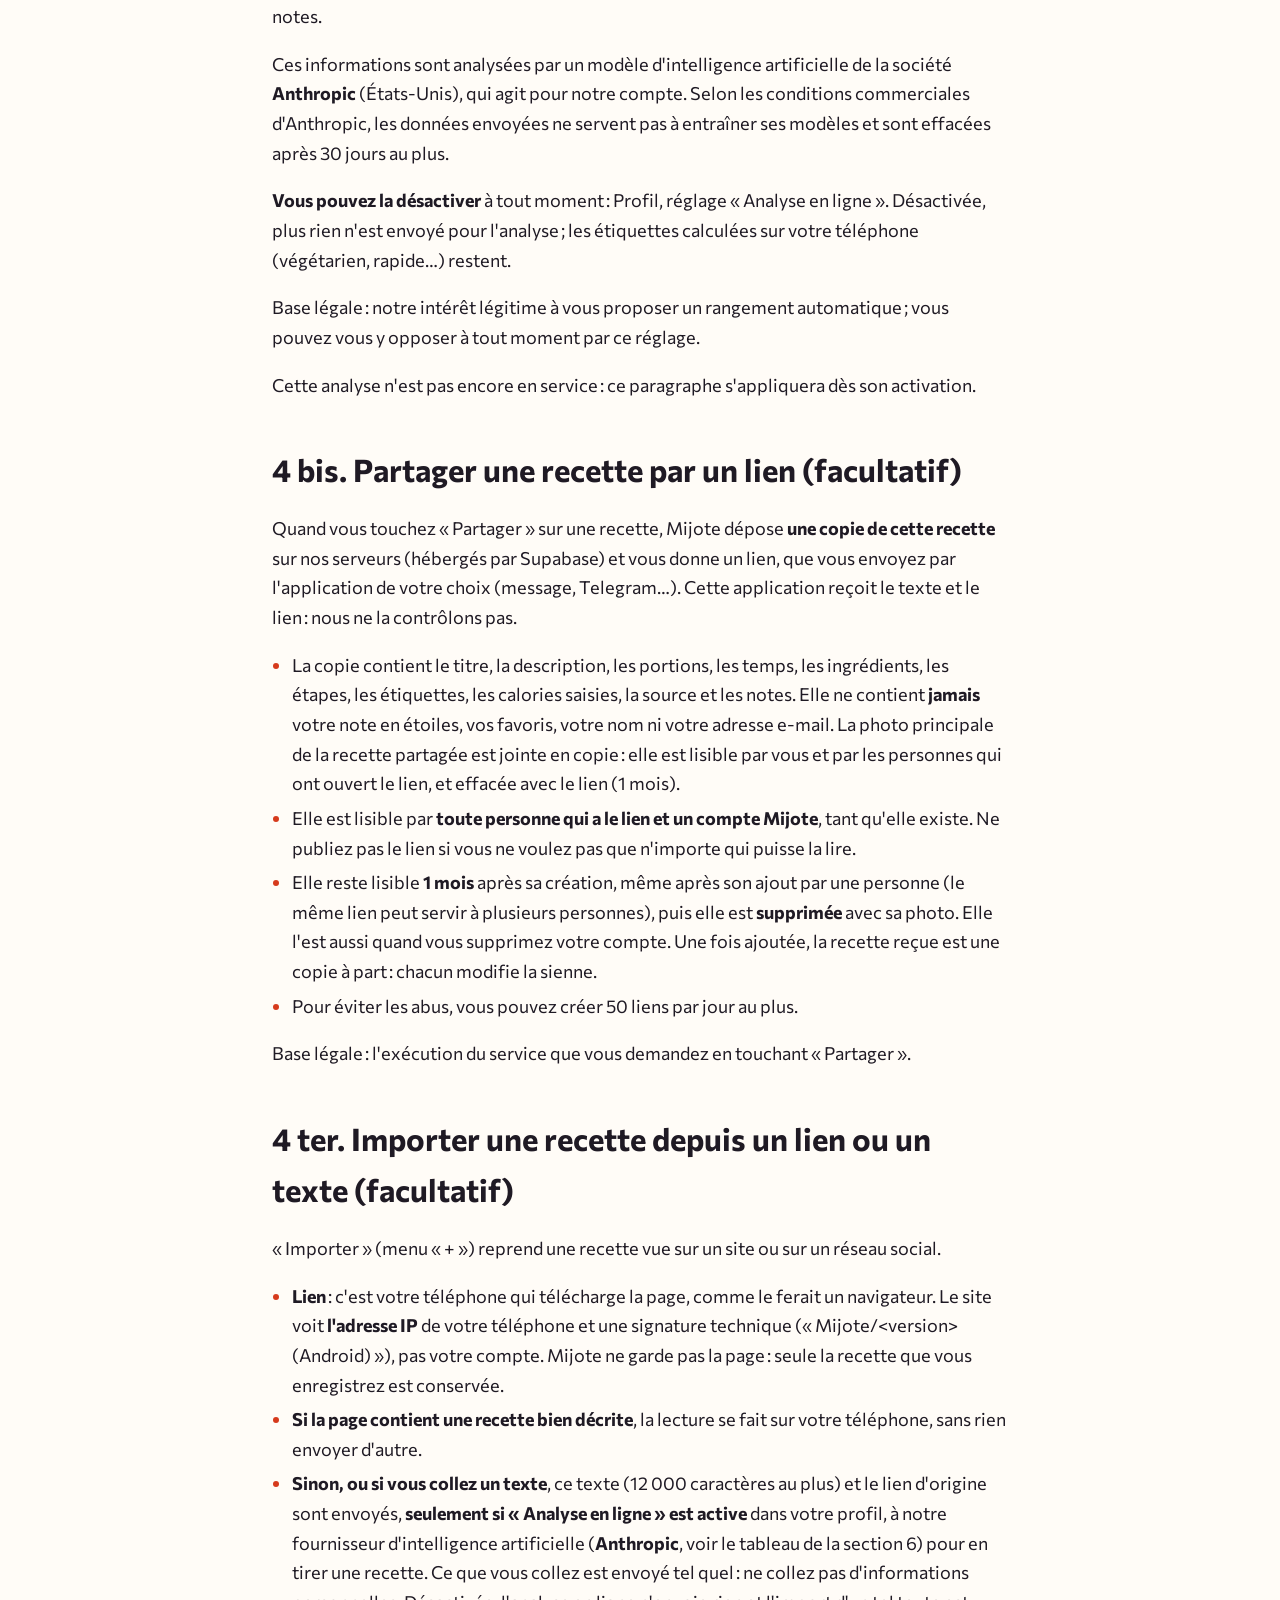
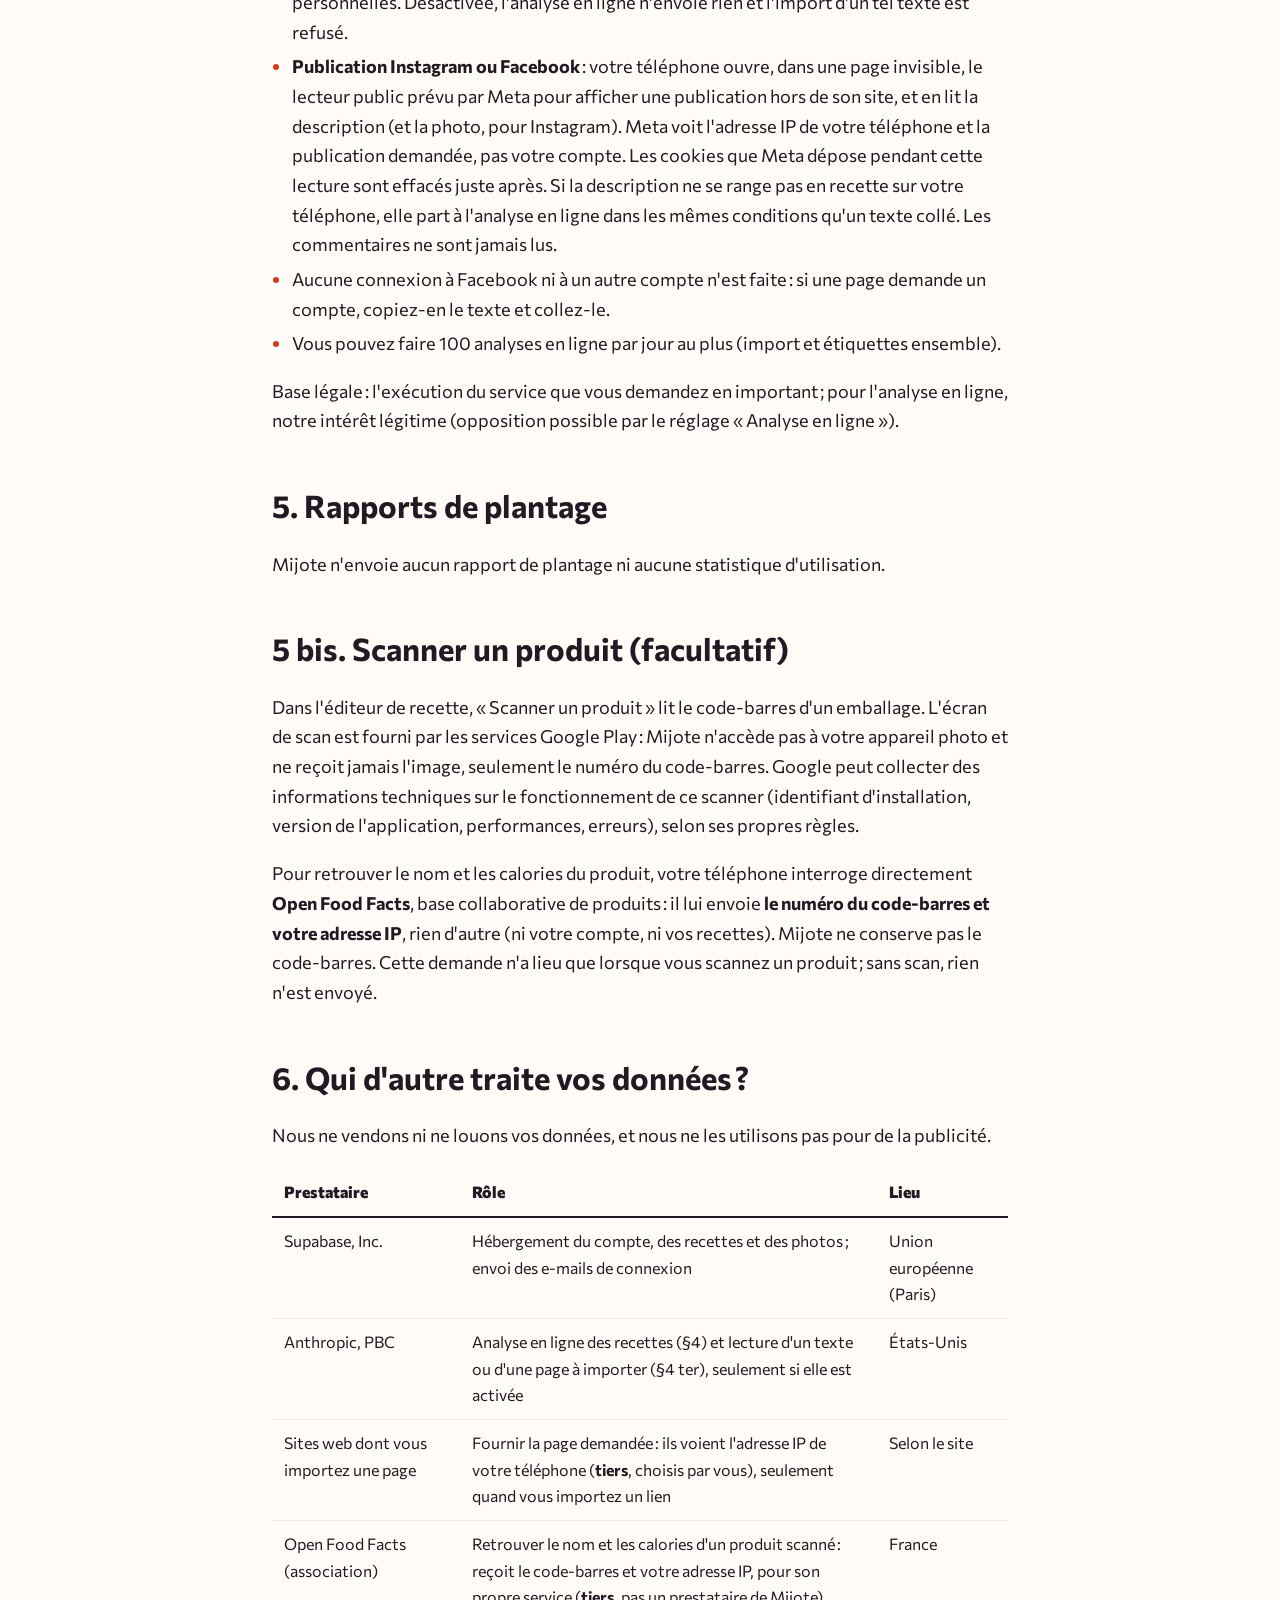
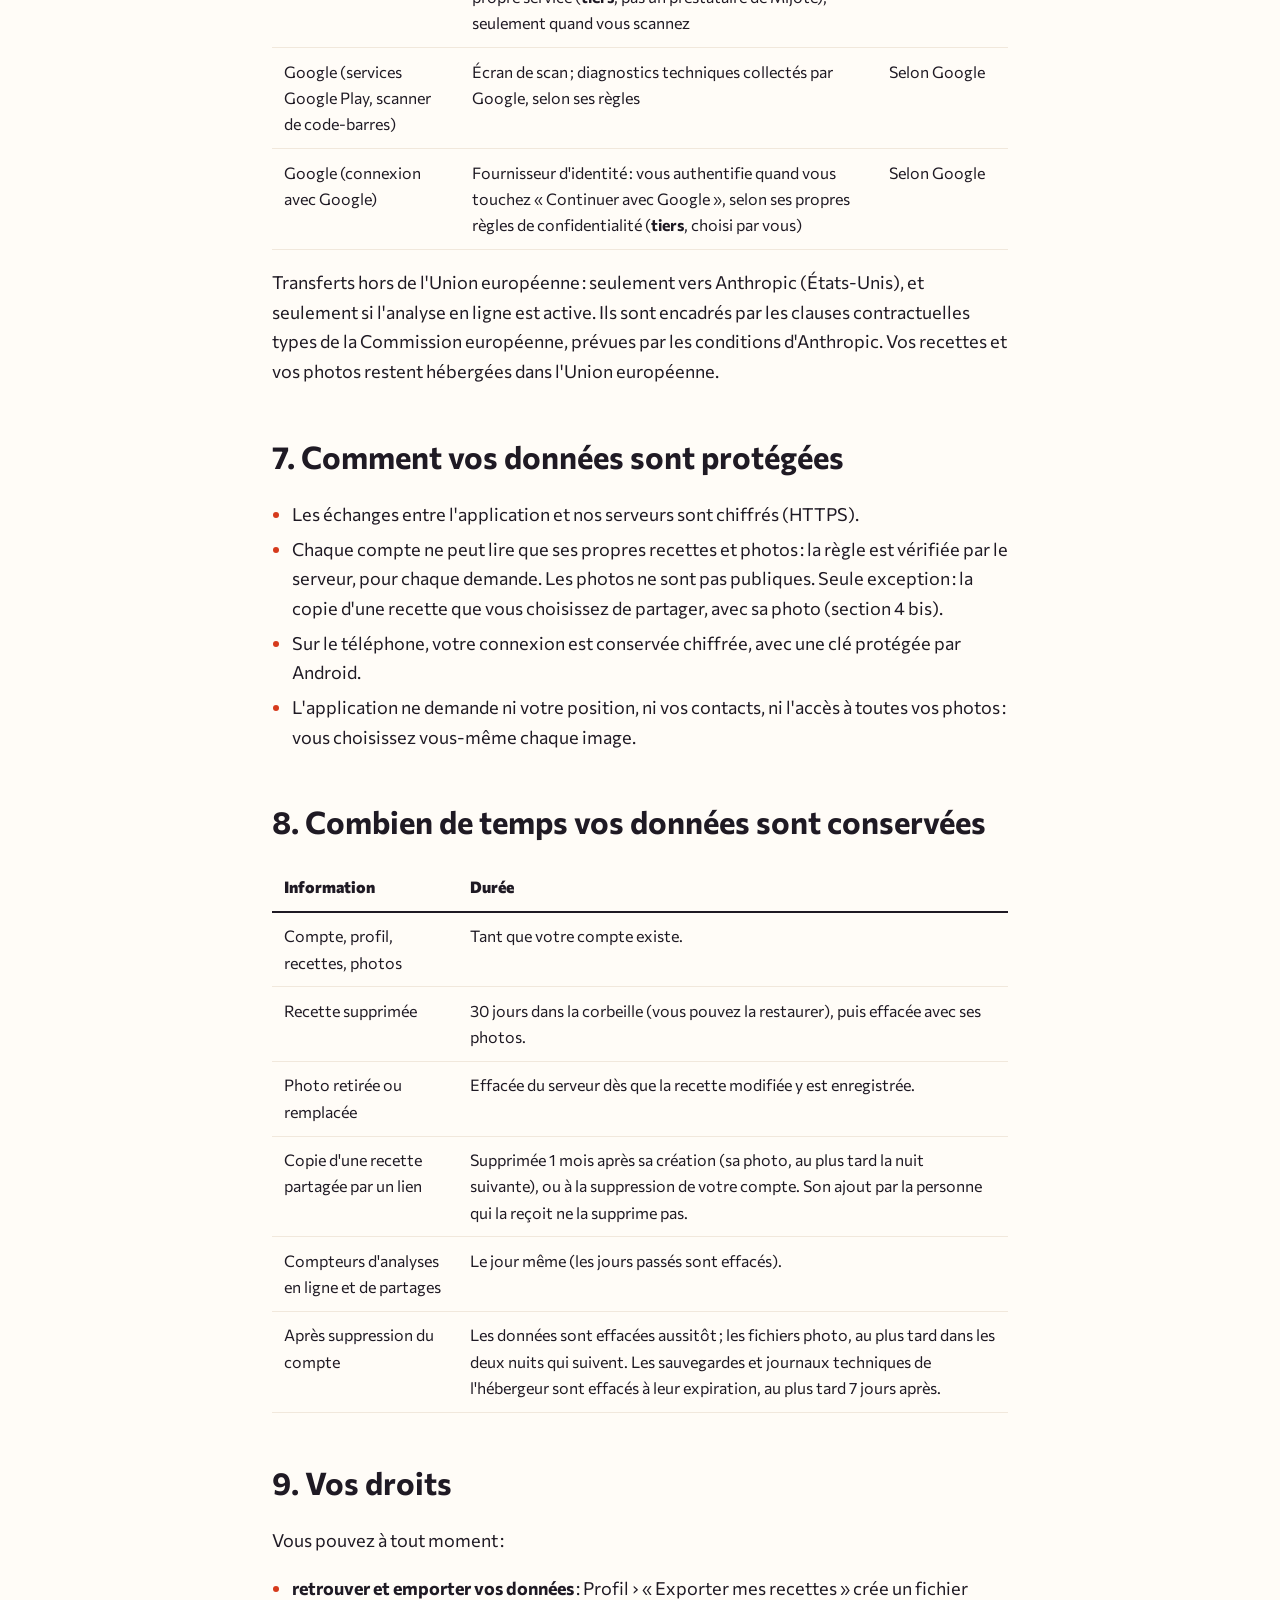
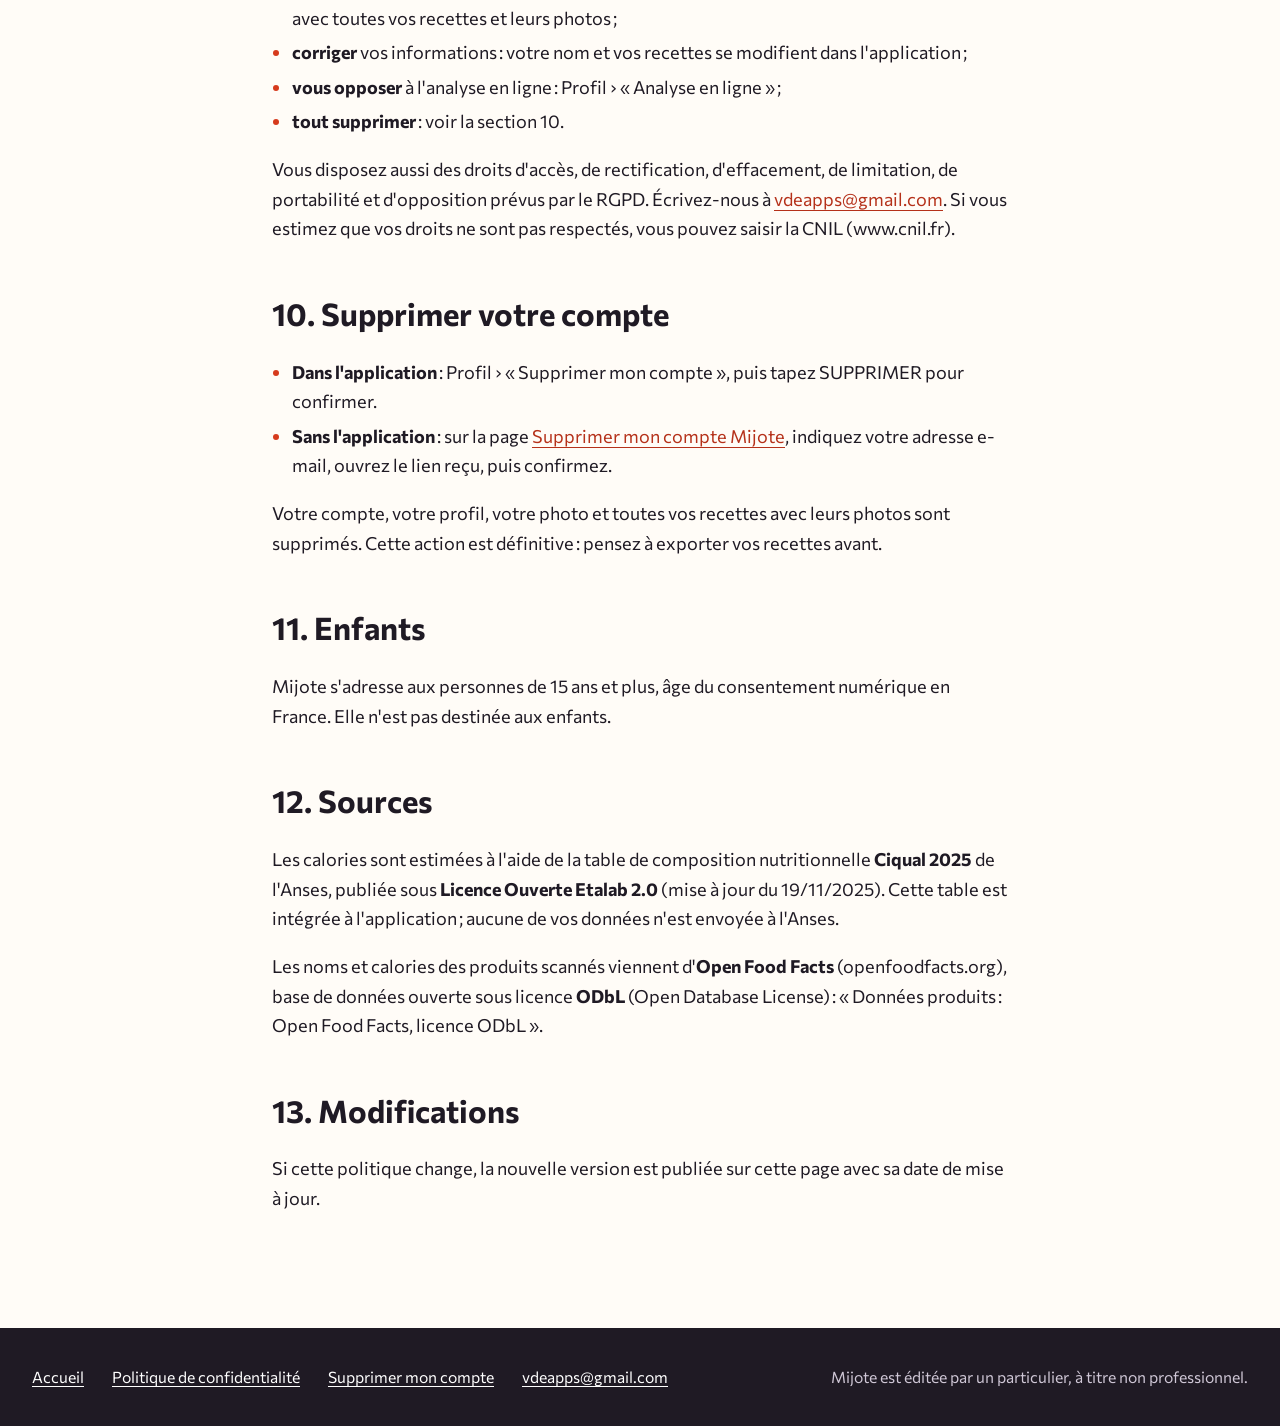
<file: mijote/confidentialite/index.html>
<!doctype html>
<html lang="fr">
<head>
<meta charset="utf-8">
<meta name="referrer" content="no-referrer">
<meta http-equiv="Content-Security-Policy" content="default-src 'none'; style-src 'self' 'unsafe-inline'; font-src 'self'; img-src 'self'; base-uri 'none'; form-action 'none'">
<meta name="viewport" content="width=device-width, initial-scale=1">
<title>Politique de confidentialité de Mijote</title>
<!-- Source : docs/publication/politique-confidentialite.md (les deux textes restent identiques). -->
<link rel="stylesheet" href="../assets/pages.css">
</head>
<body>
<header class="bandeau">
  <div class="barre">
    <a class="marque titre" href="../"><img src="../assets/logo.svg" width="38" height="38" alt="">Mijote</a>
    <a class="installer" href="https://play.google.com/store/apps/details?id=fr.vdeapps.mijote.app">Installer</a>
  </div>
  <div class="large">
    <h1 class="titre">Politique de confidentialité de Mijote</h1>
    <p class="chapeau">Dernière mise à jour : 24 novembre 2026</p>
  </div>
</header>
<main class="large">

  <p>Mijote est un carnet de recettes pour téléphone Android. Cette page explique, en mots simples, quelles informations Mijote enregistre, pourquoi, où, combien de temps, et comment les retrouver ou les effacer.</p>

  <section class="carte" aria-labelledby="bref">
    <h2 id="bref">En bref</h2>
    <ul>
      <li>Vos recettes et vos photos sont enregistrées pour que vous les retrouviez sur tous vos appareils.</li>
      <li>Personne d'autre que vous n'y a accès, sauf si vous envoyez vous-même une copie d'une recette par un lien : cette copie, avec la photo principale de la recette, reste au plus 1 mois sur nos serveurs, puis elle est supprimée.</li>
      <li>Pas de publicité, pas de revente, pas de pistage.</li>
      <li>Vous pouvez tout exporter et tout supprimer, depuis l'application ou depuis notre site.</li>
    </ul>
  </section>

  <h2 id="responsable">1. Qui est responsable de vos données ?</h2>
  <p>Mijote est éditée par un particulier, à titre non professionnel (article 1-1, II, de la loi n° 2004-575 du 21 juin 2004). Son identité est connue de son hébergeur, Supabase.</p>
  <p>Contact pour toute question sur vos données : <a href="mailto:vdeapps@gmail.com">vdeapps@gmail.com</a>.</p>

  <h2 id="enregistre">2. Ce que Mijote enregistre, et pourquoi</h2>
  <div class="tableau">
  <table>
    <thead><tr><th scope="col">Information</th><th scope="col">Pourquoi</th><th scope="col">Obligatoire ?</th></tr></thead>
    <tbody>
      <tr><td>Votre adresse e-mail</td><td>Créer votre compte, vous connecter, vous envoyer le lien de confirmation ou de nouveau mot de passe.</td><td>Oui</td></tr>
      <tr><td>Votre compte Google (si vous choisissez « Continuer avec Google »)</td><td>Vous connecter sans mot de passe : Google nous transmet, par l'intermédiaire de notre hébergeur, un identifiant de connexion, votre adresse e-mail et votre nom. Mijote ne reçoit pas votre mot de passe Google.</td><td>Non, seulement si vous choisissez ce mode</td></tr>
      <tr><td>Votre mot de passe</td><td>Vous connecter. Il est conservé sous une forme illisible (haché) par notre hébergeur ; nous ne le connaissons pas.</td><td>Oui</td></tr>
      <tr><td>Votre nom</td><td>L'afficher dans votre profil. Au départ, c'est le nom de votre compte Google si vous vous connectez avec Google, sinon le début de votre adresse e-mail ; vous pouvez le changer à tout moment, par exemple pour un surnom.</td><td>Oui (modifiable)</td></tr>
      <tr><td>Votre photo de profil</td><td>L'afficher dans votre profil.</td><td>Non</td></tr>
      <tr><td>Vos recettes</td><td>Les garder et les retrouver sur tous vos appareils : titre, ingrédients, étapes, temps, portions, notes, calories, étiquettes, favoris, aliments choisis à la main.</td><td>Oui, c'est le service</td></tr>
      <tr><td>Les photos de vos recettes</td><td>Illustrer vos recettes et leurs étapes.</td><td>Non</td></tr>
      <tr><td>La copie d'une recette que vous partagez par un lien</td><td>La rendre lisible par la personne à qui vous envoyez le lien (voir 4 bis).</td><td>Non, seulement si vous touchez « Partager »</td></tr>
      <tr><td>Votre choix « Analyse en ligne »</td><td>Respecter ce choix sur tous vos appareils.</td><td>Oui</td></tr>
    </tbody>
  </table>
  </div>
  <p>Base légale : l'exécution du service que vous demandez en créant un compte (article 6.1.b du RGPD).</p>
  <p>Avant d'être envoyée, chaque photo est réduite et <strong>débarrassée de ses informations cachées</strong>, notamment le lieu où elle a été prise et le modèle de l'appareil.</p>

  <h2 id="telephone">3. Ce qui reste uniquement sur votre téléphone</h2>
  <p>Vos recherches récentes, vos minuteurs de cuisine, le brouillon d'une recette en cours, votre menu (les plats choisis, leurs portions et les cases « acheté » de « Mon menu ») et la copie de vos recettes utilisée sans réseau restent sur votre téléphone. Ils ne nous sont pas envoyés. Ils sont effacés quand vous vous déconnectez ou supprimez votre compte, et ne sont pas copiés dans les sauvegardes automatiques d'Android.</p>
  <p>Le fichier créé par « Exporter mes recettes » est enregistré à l'endroit que vous choisissez sur votre téléphone ; nous ne le recevons pas.</p>

  <h2 id="analyse">4. Analyse en ligne des recettes (facultative)</h2>
  <p>Mijote peut proposer tout seul la catégorie d'une recette (entrée, plat, dessert…), sa cuisine (française, italienne…) et sa saison. Pour cela, quand vous enregistrez une recette nouvelle ou modifiée, Mijote envoie <strong>uniquement</strong> :</p>
  <ul>
    <li>le titre de la recette ;</li>
    <li>la liste des ingrédients ;</li>
    <li>le début du texte des étapes (1 500 caractères au plus) ;</li>
    <li>le temps total en minutes.</li>
  </ul>
  <p>Ne sont <strong>jamais</strong> envoyés : votre nom, votre adresse e-mail, votre identifiant, vos photos, vos notes.</p>
  <p>Ces informations sont analysées par un modèle d'intelligence artificielle de la société <strong>Anthropic</strong> (États-Unis), qui agit pour notre compte. Selon les conditions commerciales d'Anthropic, les données envoyées ne servent pas à entraîner ses modèles et sont effacées après 30 jours au plus.</p>
  <p><strong>Vous pouvez la désactiver</strong> à tout moment : Profil, réglage « Analyse en ligne ». Désactivée, plus rien n'est envoyé pour l'analyse ; les étiquettes calculées sur votre téléphone (végétarien, rapide…) restent.</p>
  <p>Base légale : notre intérêt légitime à vous proposer un rangement automatique ; vous pouvez vous y opposer à tout moment par ce réglage.</p>
  <p>Cette analyse n'est pas encore en service : ce paragraphe s'appliquera dès son activation.</p>

  <h2 id="partage">4 bis. Partager une recette par un lien (facultatif)</h2>
  <p>Quand vous touchez « Partager » sur une recette, Mijote dépose <strong>une copie de cette recette</strong> sur nos serveurs (hébergés par Supabase) et vous donne un lien, que vous envoyez par l'application de votre choix (message, Telegram…). Cette application reçoit le texte et le lien : nous ne la contrôlons pas.</p>
  <ul>
    <li>La copie contient le titre, la description, les portions, les temps, les ingrédients, les étapes, les étiquettes, les calories saisies, la source et les notes. Elle ne contient <strong>jamais</strong> votre note en étoiles, vos favoris, votre nom ni votre adresse e-mail. La photo principale de la recette partagée est jointe en copie : elle est lisible par vous et par les personnes qui ont ouvert le lien, et effacée avec le lien (1 mois).</li>
    <li>Elle est lisible par <strong>toute personne qui a le lien et un compte Mijote</strong>, tant qu'elle existe. Ne publiez pas le lien si vous ne voulez pas que n'importe qui puisse la lire.</li>
    <li>Elle reste lisible <strong>1 mois</strong> après sa création, même après son ajout par une personne (le même lien peut servir à plusieurs personnes), puis elle est <strong>supprimée</strong> avec sa photo. Elle l'est aussi quand vous supprimez votre compte. Une fois ajoutée, la recette reçue est une copie à part : chacun modifie la sienne.</li>
    <li>Pour éviter les abus, vous pouvez créer 50 liens par jour au plus.</li>
  </ul>
  <p>Base légale : l'exécution du service que vous demandez en touchant « Partager ».</p>

  <h2 id="import">4 ter. Importer une recette depuis un lien ou un texte (facultatif)</h2>
  <p>« Importer » (menu « + ») reprend une recette vue sur un site ou sur un réseau social.</p>
  <ul>
    <li><strong>Lien</strong> : c'est votre téléphone qui télécharge la page, comme le ferait un navigateur. Le site voit <strong>l'adresse IP</strong> de votre téléphone et une signature technique (« Mijote/&lt;version&gt; (Android) »), pas votre compte. Mijote ne garde pas la page : seule la recette que vous enregistrez est conservée.</li>
    <li><strong>Si la page contient une recette bien décrite</strong>, la lecture se fait sur votre téléphone, sans rien envoyer d'autre.</li>
    <li><strong>Sinon, ou si vous collez un texte</strong>, ce texte (12 000 caractères au plus) et le lien d'origine sont envoyés, <strong>seulement si « Analyse en ligne » est active</strong> dans votre profil, à notre fournisseur d'intelligence artificielle (<strong>Anthropic</strong>, voir le tableau de la section 6) pour en tirer une recette. Ce que vous collez est envoyé tel quel : ne collez pas d'informations personnelles. Désactivée, l'analyse en ligne n'envoie rien et l'import d'un tel texte est refusé.</li>
    <li><strong>Publication Instagram ou Facebook</strong> : votre téléphone ouvre, dans une page invisible, le lecteur public prévu par Meta pour afficher une publication hors de son site, et en lit la description (et la photo, pour Instagram). Meta voit l'adresse IP de votre téléphone et la publication demandée, pas votre compte. Les cookies que Meta dépose pendant cette lecture sont effacés juste après. Si la description ne se range pas en recette sur votre téléphone, elle part à l'analyse en ligne dans les mêmes conditions qu'un texte collé. Les commentaires ne sont jamais lus.</li>
    <li>Aucune connexion à Facebook ni à un autre compte n'est faite : si une page demande un compte, copiez-en le texte et collez-le.</li>
    <li>Vous pouvez faire 100 analyses en ligne par jour au plus (import et étiquettes ensemble).</li>
  </ul>
  <p>Base légale : l'exécution du service que vous demandez en important ; pour l'analyse en ligne, notre intérêt légitime (opposition possible par le réglage « Analyse en ligne »).</p>

  <h2 id="plantages">5. Rapports de plantage</h2>
  <p>Mijote n'envoie aucun rapport de plantage ni aucune statistique d'utilisation.</p>

  <h2 id="scan">5 bis. Scanner un produit (facultatif)</h2>
  <p>Dans l'éditeur de recette, « Scanner un produit » lit le code-barres d'un emballage. L'écran de scan est fourni par les services Google Play : Mijote n'accède pas à votre appareil photo et ne reçoit jamais l'image, seulement le numéro du code-barres. Google peut collecter des informations techniques sur le fonctionnement de ce scanner (identifiant d'installation, version de l'application, performances, erreurs), selon ses propres règles.</p>
  <p>Pour retrouver le nom et les calories du produit, votre téléphone interroge directement <strong>Open Food Facts</strong>, base collaborative de produits : il lui envoie <strong>le numéro du code-barres et votre adresse IP</strong>, rien d'autre (ni votre compte, ni vos recettes). Mijote ne conserve pas le code-barres. Cette demande n'a lieu que lorsque vous scannez un produit ; sans scan, rien n'est envoyé.</p>

  <h2 id="prestataires">6. Qui d'autre traite vos données ?</h2>
  <p>Nous ne vendons ni ne louons vos données, et nous ne les utilisons pas pour de la publicité.</p>
  <div class="tableau">
  <table>
    <thead><tr><th scope="col">Prestataire</th><th scope="col">Rôle</th><th scope="col">Lieu</th></tr></thead>
    <tbody>
      <tr><td>Supabase, Inc.</td><td>Hébergement du compte, des recettes et des photos ; envoi des e-mails de connexion</td><td>Union européenne (Paris)</td></tr>
      <tr><td>Anthropic, PBC</td><td>Analyse en ligne des recettes (§4) et lecture d'un texte ou d'une page à importer (§4 ter), seulement si elle est activée</td><td>États-Unis</td></tr>
      <tr><td>Sites web dont vous importez une page</td><td>Fournir la page demandée : ils voient l'adresse IP de votre téléphone (<strong>tiers</strong>, choisis par vous), seulement quand vous importez un lien</td><td>Selon le site</td></tr>
      <tr><td>Open Food Facts (association)</td><td>Retrouver le nom et les calories d'un produit scanné : reçoit le code-barres et votre adresse IP, pour son propre service (<strong>tiers</strong>, pas un prestataire de Mijote), seulement quand vous scannez</td><td>France</td></tr>
      <tr><td>Google (services Google Play, scanner de code-barres)</td><td>Écran de scan ; diagnostics techniques collectés par Google, selon ses règles</td><td>Selon Google</td></tr>
      <tr><td>Google (connexion avec Google)</td><td>Fournisseur d'identité : vous authentifie quand vous touchez « Continuer avec Google », selon ses propres règles de confidentialité (<strong>tiers</strong>, choisi par vous)</td><td>Selon Google</td></tr>
    </tbody>
  </table>
  </div>
  <p>Transferts hors de l'Union européenne : seulement vers Anthropic (États-Unis), et seulement si l'analyse en ligne est active. Ils sont encadrés par les clauses contractuelles types de la Commission européenne, prévues par les conditions d'Anthropic. Vos recettes et vos photos restent hébergées dans l'Union européenne.</p>

  <h2 id="protection">7. Comment vos données sont protégées</h2>
  <ul>
    <li>Les échanges entre l'application et nos serveurs sont chiffrés (HTTPS).</li>
    <li>Chaque compte ne peut lire que ses propres recettes et photos : la règle est vérifiée par le serveur, pour chaque demande. Les photos ne sont pas publiques. Seule exception : la copie d'une recette que vous choisissez de partager, avec sa photo (section 4 bis).</li>
    <li>Sur le téléphone, votre connexion est conservée chiffrée, avec une clé protégée par Android.</li>
    <li>L'application ne demande ni votre position, ni vos contacts, ni l'accès à toutes vos photos : vous choisissez vous-même chaque image.</li>
  </ul>

  <h2 id="durees">8. Combien de temps vos données sont conservées</h2>
  <div class="tableau">
  <table>
    <thead><tr><th scope="col">Information</th><th scope="col">Durée</th></tr></thead>
    <tbody>
      <tr><td>Compte, profil, recettes, photos</td><td>Tant que votre compte existe.</td></tr>
      <tr><td>Recette supprimée</td><td>30 jours dans la corbeille (vous pouvez la restaurer), puis effacée avec ses photos.</td></tr>
      <tr><td>Photo retirée ou remplacée</td><td>Effacée du serveur dès que la recette modifiée y est enregistrée.</td></tr>
      <tr><td>Copie d'une recette partagée par un lien</td><td>Supprimée 1 mois après sa création (sa photo, au plus tard la nuit suivante), ou à la suppression de votre compte. Son ajout par la personne qui la reçoit ne la supprime pas.</td></tr>
      <tr><td>Compteurs d'analyses en ligne et de partages</td><td>Le jour même (les jours passés sont effacés).</td></tr>
      <tr><td>Après suppression du compte</td><td>Les données sont effacées aussitôt ; les fichiers photo, au plus tard dans les deux nuits qui suivent. Les sauvegardes et journaux techniques de l'hébergeur sont effacés à leur expiration, au plus tard 7 jours après.</td></tr>
    </tbody>
  </table>
  </div>

  <h2 id="droits">9. Vos droits</h2>
  <p>Vous pouvez à tout moment :</p>
  <ul>
    <li><strong>retrouver et emporter vos données</strong> : Profil › « Exporter mes recettes » crée un fichier avec toutes vos recettes et leurs photos ;</li>
    <li><strong>corriger</strong> vos informations : votre nom et vos recettes se modifient dans l'application ;</li>
    <li><strong>vous opposer</strong> à l'analyse en ligne : Profil › « Analyse en ligne » ;</li>
    <li><strong>tout supprimer</strong> : voir la section 10.</li>
  </ul>
  <p>Vous disposez aussi des droits d'accès, de rectification, d'effacement, de limitation, de portabilité et d'opposition prévus par le RGPD. Écrivez-nous à <a href="mailto:vdeapps@gmail.com">vdeapps@gmail.com</a>. Si vous estimez que vos droits ne sont pas respectés, vous pouvez saisir la CNIL (www.cnil.fr).</p>

  <h2 id="suppression">10. Supprimer votre compte</h2>
  <ul>
    <li><strong>Dans l'application</strong> : Profil › « Supprimer mon compte », puis tapez SUPPRIMER pour confirmer.</li>
    <li><strong>Sans l'application</strong> : sur la page <a href="../suppression-compte/">Supprimer mon compte Mijote</a>, indiquez votre adresse e-mail, ouvrez le lien reçu, puis confirmez.</li>
  </ul>
  <p>Votre compte, votre profil, votre photo et toutes vos recettes avec leurs photos sont supprimés. Cette action est définitive : pensez à exporter vos recettes avant.</p>

  <h2 id="enfants">11. Enfants</h2>
  <p>Mijote s'adresse aux personnes de 15 ans et plus, âge du consentement numérique en France. Elle n'est pas destinée aux enfants.</p>

  <h2 id="sources">12. Sources</h2>
  <p>Les calories sont estimées à l'aide de la table de composition nutritionnelle <strong>Ciqual 2025</strong> de l'Anses, publiée sous <strong>Licence Ouverte Etalab 2.0</strong> (mise à jour du 19/11/2025). Cette table est intégrée à l'application ; aucune de vos données n'est envoyée à l'Anses.</p>
  <p>Les noms et calories des produits scannés viennent d'<strong>Open Food Facts</strong> (openfoodfacts.org), base de données ouverte sous licence <strong>ODbL</strong> (Open Database License) : « Données produits : Open Food Facts, licence ODbL ».</p>

  <h2 id="modifications">13. Modifications</h2>
  <p>Si cette politique change, la nouvelle version est publiée sur cette page avec sa date de mise à jour.</p>
</main>
<footer class="pied">
  <div class="large">
    <nav aria-label="Mijote">
      <a href="../">Accueil</a>
      <a href="../confidentialite/">Politique de confidentialité</a>
      <a href="../suppression-compte/">Supprimer mon compte</a>
      <a href="mailto:vdeapps@gmail.com">vdeapps@gmail.com</a>
    </nav>
    <p>Mijote est éditée par un particulier, à titre non professionnel.</p>
  </div>
</footer>
</body>
</html>
</file>
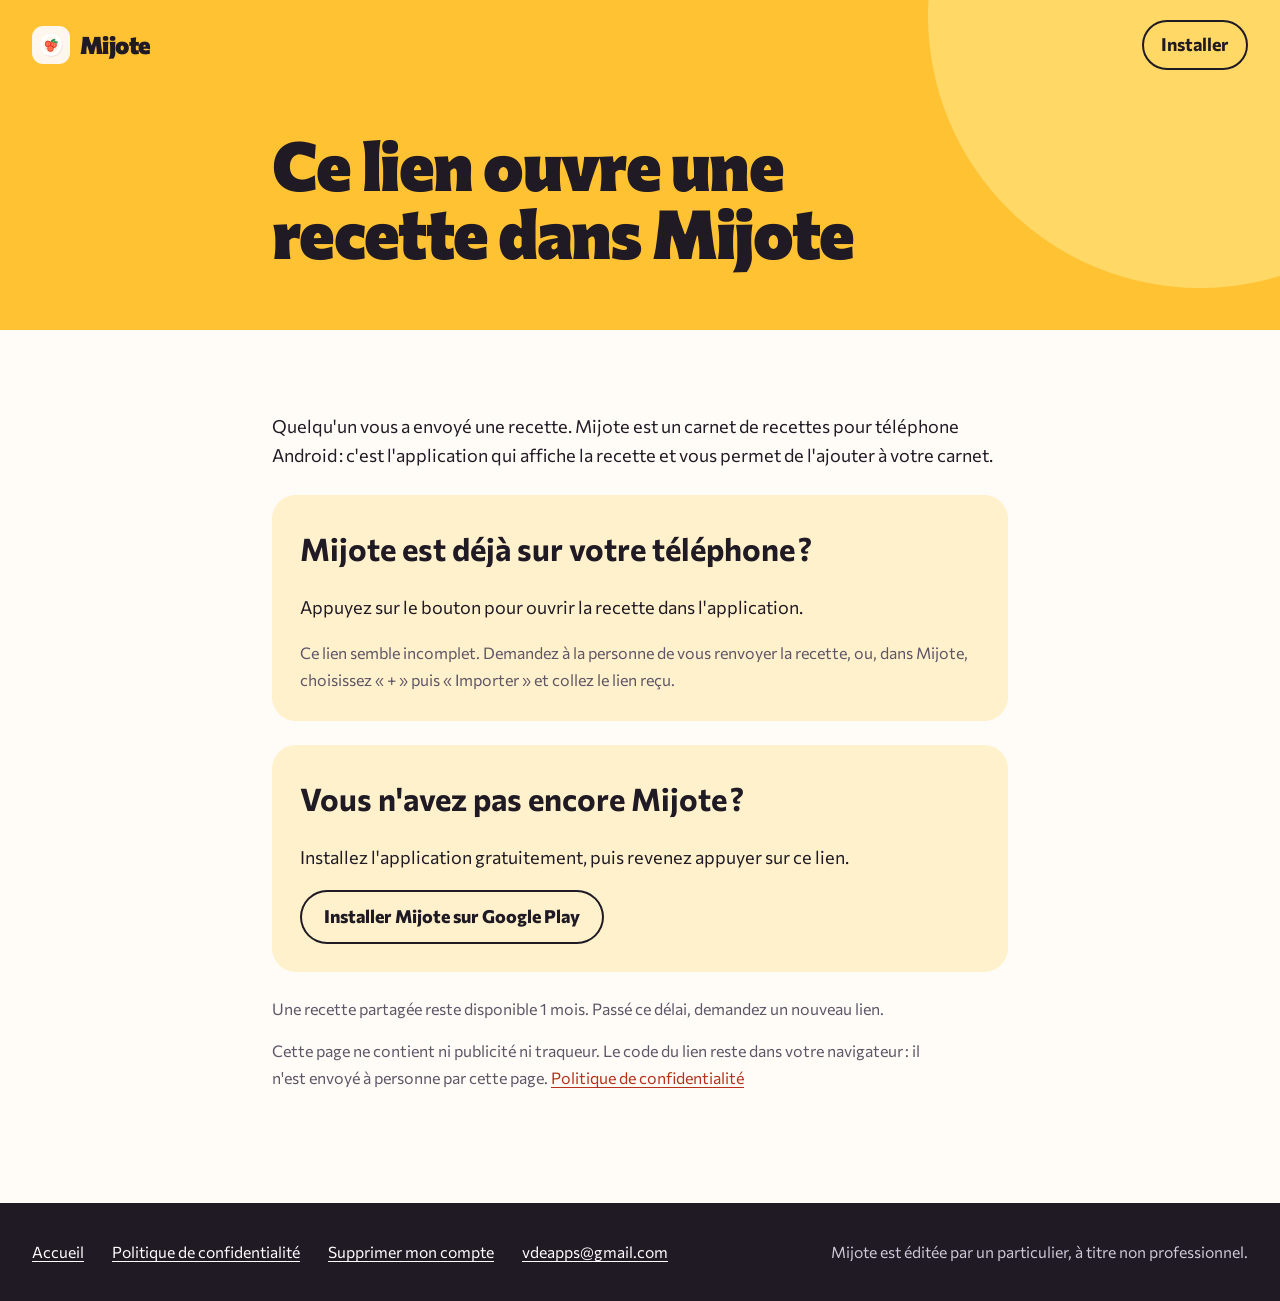
<file: mijote/r/index.html>
<!doctype html>
<html lang="fr">
<head>
<meta charset="utf-8">
<meta name="referrer" content="no-referrer">
<meta name="robots" content="noindex">
<meta http-equiv="Content-Security-Policy" content="default-src 'none'; style-src 'self' 'unsafe-inline'; font-src 'self'; img-src 'self'; script-src 'unsafe-inline'; base-uri 'none'; form-action 'none'">
<meta name="viewport" content="width=device-width, initial-scale=1">
<title>Une recette à ouvrir dans Mijote</title>
<link rel="stylesheet" href="/mijote/assets/pages.css">
</head>
<body>
<header class="bandeau">
  <div class="barre">
    <a class="marque titre" href="/mijote/"><img src="/mijote/assets/logo.svg" width="38" height="38" alt="">Mijote</a>
    <a class="installer" href="https://play.google.com/store/apps/details?id=fr.vdeapps.mijote.app">Installer</a>
  </div>
  <div class="large">
    <h1 class="titre">Ce lien ouvre une recette dans Mijote</h1>
    
  </div>
</header>
<main class="large">
  <p>Quelqu'un vous a envoyé une recette. Mijote est un carnet de recettes pour téléphone Android : c'est l'application qui affiche la recette et vous permet de l'ajouter à votre carnet.</p>

  <section class="carte" aria-labelledby="installee">
    <h2 id="installee">Mijote est déjà sur votre téléphone ?</h2>
    <p>Appuyez sur le bouton pour ouvrir la recette dans l'application.</p>
    <a id="ouvrir" class="bouton" href="#" hidden>Ouvrir dans Mijote</a>
    <p id="sans-code" class="doux">Ce lien semble incomplet. Demandez à la personne de vous renvoyer la recette, ou, dans Mijote, choisissez « + » puis « Importer » et collez le lien reçu.</p>
  </section>

  <section class="carte" aria-labelledby="absente">
    <h2 id="absente">Vous n'avez pas encore Mijote ?</h2>
    <p>Installez l'application gratuitement, puis revenez appuyer sur ce lien.</p>
    <a class="bouton contour" href="https://play.google.com/store/apps/details?id=fr.vdeapps.mijote.app">Installer Mijote sur Google Play</a>
  </section>

  <p class="doux">Une recette partagée reste disponible 1 mois. Passé ce délai, demandez un nouveau lien.</p>
  <p class="doux">Cette page ne contient ni publicité ni traqueur. Le code du lien reste dans votre navigateur : il n'est envoyé à personne par cette page. <a id="confidentialite" href="../confidentialite/">Politique de confidentialité</a></p>
</main>
<footer class="pied">
  <div class="large">
    <nav aria-label="Mijote">
      <a href="/mijote/">Accueil</a>
      <a href="/mijote/confidentialite/">Politique de confidentialité</a>
      <a href="/mijote/suppression-compte/">Supprimer mon compte</a>
      <a href="mailto:vdeapps@gmail.com">vdeapps@gmail.com</a>
    </nav>
    <p>Mijote est éditée par un particulier, à titre non professionnel.</p>
  </div>
</footer>
<script>
  // Lit le code dans l'adresse (<chemin du site>/r/<code>, ex. /mijote/r/<code> sur GitHub Pages) et prépare
  // l'ouverture de l'application. Rien n'est envoyé. Page servie aussi comme 404.html à la racine du site.
  (function () {
    var m = /^((?:\/[^\/]+)*?)\/r\/([A-Za-z0-9_-]{22})\/?$/.exec(location.pathname);
    if (!m) return;
    document.getElementById("confidentialite").href = m[1] + "/confidentialite/";
    document.getElementById("ouvrir").href =
      "intent://" + location.host + m[1] + "/r/" + m[2] + "#Intent;scheme=https;package=fr.vdeapps.mijote.app;end";
    document.getElementById("ouvrir").hidden = false;
    document.getElementById("sans-code").hidden = true;
  })();
</script>
</body>
</html>
</file>
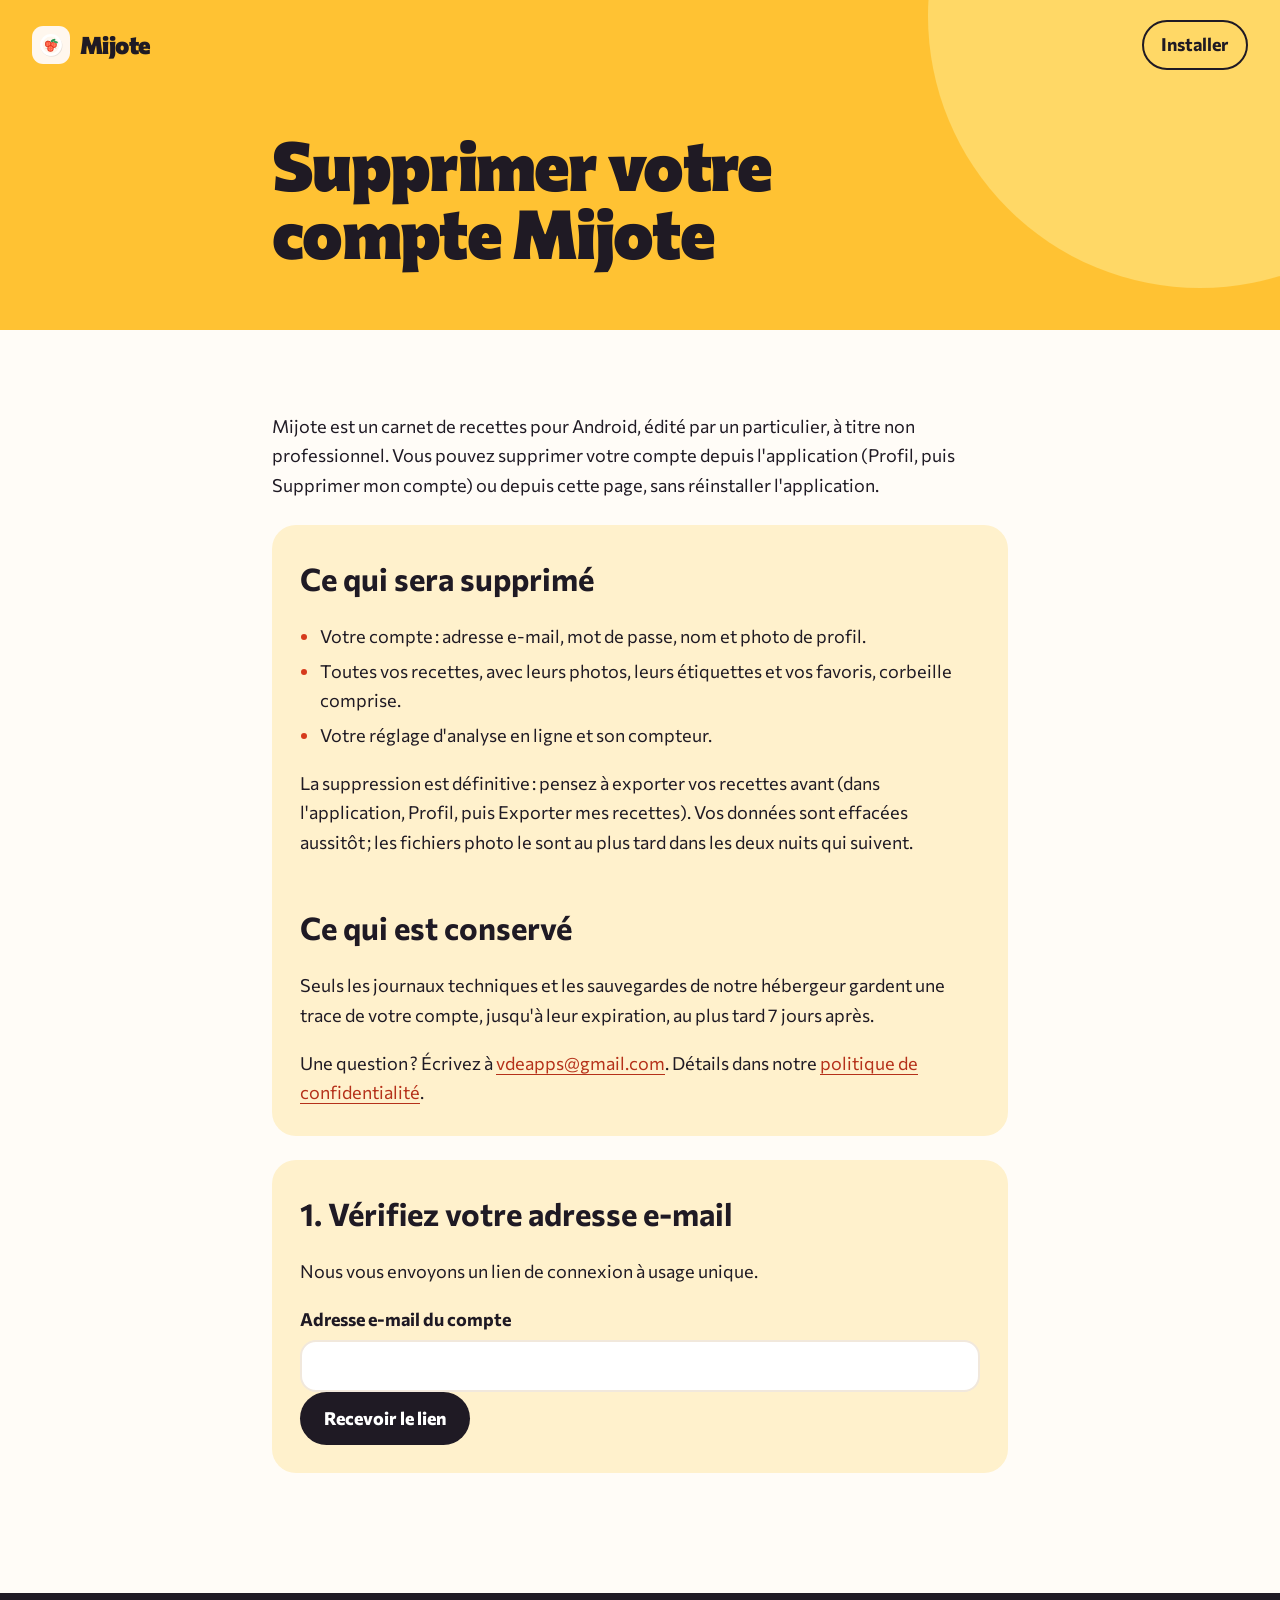
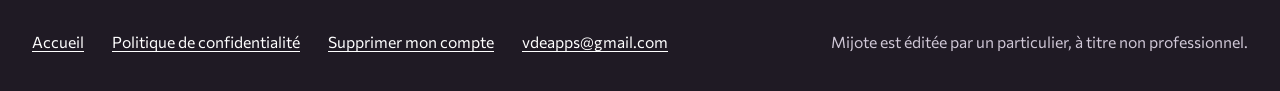
<file: mijote/suppression-compte/index.html>
<!doctype html>
<html lang="fr">
<head>
<meta charset="utf-8">
<meta name="referrer" content="no-referrer">
<meta http-equiv="Content-Security-Policy" content="default-src 'none'; script-src 'self'; style-src 'self' 'unsafe-inline'; font-src 'self'; img-src 'self'; connect-src https: http://127.0.0.1:55321 http://localhost:55321; base-uri 'none'; form-action 'none'">
<meta name="supabase-url" content="https://newakwkubtfsndhbyvcq.supabase.co">
<meta name="supabase-anon" content="sb_publishable_BGqnc9Ql3_QskhVqj0uD9g_3MeHURpQ">
<meta name="viewport" content="width=device-width, initial-scale=1">
<title>Supprimer mon compte Mijote</title>
<link rel="stylesheet" href="../assets/pages.css">
</head>
<body>
<header class="bandeau">
  <div class="barre">
    <a class="marque titre" href="../"><img src="../assets/logo.svg" width="38" height="38" alt="">Mijote</a>
    <a class="installer" href="https://play.google.com/store/apps/details?id=fr.vdeapps.mijote.app">Installer</a>
  </div>
  <div class="large">
    <h1 class="titre">Supprimer votre compte Mijote</h1>
  </div>
</header>
<main class="large">
  <p>Mijote est un carnet de recettes pour Android, édité par un particulier, à titre non professionnel. Vous pouvez supprimer votre compte depuis l'application (Profil, puis Supprimer mon compte) ou depuis cette page, sans réinstaller l'application.</p>

  <section class="carte" aria-labelledby="effets">
    <h2 id="effets">Ce qui sera supprimé</h2>
    <ul>
      <li>Votre compte : adresse e-mail, mot de passe, nom et photo de profil.</li>
      <li>Toutes vos recettes, avec leurs photos, leurs étiquettes et vos favoris, corbeille comprise.</li>
      <li>Votre réglage d'analyse en ligne et son compteur.</li>
    </ul>
    <p>La suppression est définitive : pensez à exporter vos recettes avant (dans l'application, Profil, puis Exporter mes recettes). Vos données sont effacées aussitôt ; les fichiers photo le sont au plus tard dans les deux nuits qui suivent.</p>
    <h2 id="conserve">Ce qui est conservé</h2>
    <p>Seuls les journaux techniques et les sauvegardes de notre hébergeur gardent une trace de votre compte, jusqu'à leur expiration, au plus tard 7 jours après.</p>
    <p>Une question ? Écrivez à <a href="mailto:vdeapps@gmail.com">vdeapps@gmail.com</a>. Détails dans notre <a href="../confidentialite/">politique de confidentialité</a>.</p>
  </section>

  <section class="carte" id="etape-connexion" aria-labelledby="t1">
    <h2 id="t1">1. Vérifiez votre adresse e-mail</h2>
    <p>Nous vous envoyons un lien de connexion à usage unique.</p>
    <form id="form-lien">
      <label for="email">Adresse e-mail du compte</label>
      <input id="email" type="email" autocomplete="email" required>
      <button type="submit">Recevoir le lien</button>
    </form>
  </section>

  <section class="carte" id="etape-suppression" aria-labelledby="t2" hidden>
    <h2 id="t2">2. Confirmez la suppression</h2>
    <form id="form-suppression">
      <label for="confirmation">Saisissez SUPPRIMER pour confirmer</label>
      <input id="confirmation" type="text" autocomplete="off" required>
      <button class="danger" id="bouton-supprimer" type="submit" disabled>Supprimer définitivement mon compte</button>
    </form>
  </section>

  <p id="message" role="status" aria-live="polite"></p>
</main>
<footer class="pied">
  <div class="large">
    <nav aria-label="Mijote">
      <a href="../">Accueil</a>
      <a href="../confidentialite/">Politique de confidentialité</a>
      <a href="../suppression-compte/">Supprimer mon compte</a>
      <a href="mailto:vdeapps@gmail.com">vdeapps@gmail.com</a>
    </nav>
    <p>Mijote est éditée par un particulier, à titre non professionnel.</p>
  </div>
</footer>

<script type="module" src="suppression-compte.js"></script>
</body>
</html>
</file>
<file: mijote/assets/pages.css>
/* Thème commun des pages secondaires de Mijote (confidentialité, suppression du compte, lien de partage).
   Mêmes couleurs, police et bandeau que la page d'accueil (web/index.html). */
@font-face { font-family: "Commissioner"; src: url("commissioner.woff2") format("woff2"); font-weight: 100 900; font-display: swap; }

:root {
  --encre: #1F1A24; --encre-2: #5E5566; --encre-safran: #4A4252; --sol: #FFFCF7; --carte: #FFF1CC; --trait: #F1E8DC;
  --safran: #FFC233; --safran-clair: #FFD866; --tomate-fonce: #D63A1C; --lien: #B5311A;
  --texte: var(--encre); --texte-2: var(--encre-2);
  --sortie: cubic-bezier(.16, 1, .3, 1);
  color-scheme: light;
}
@media (prefers-color-scheme: dark) {
  :root { --sol: #17131B; --carte: #241E2A; --trait: #352D3C; --texte: #F6F0EA; --texte-2: #CFC7D6; --lien: #FF8A70; color-scheme: dark; }
}

*, *::before, *::after { box-sizing: border-box; }
html { -webkit-text-size-adjust: 100%; }
body {
  margin: 0; background: var(--sol); color: var(--texte);
  font: 400 1.125rem/1.65 Commissioner, system-ui, sans-serif; -webkit-font-smoothing: antialiased;
  display: flex; flex-direction: column; min-height: 100vh;
}
::selection { background: var(--safran); color: var(--encre); }
a { color: var(--lien); text-underline-offset: .2em; text-decoration-thickness: .08em; }
:focus-visible { outline: 3px solid var(--texte); outline-offset: 3px; border-radius: 6px; }
.titre { font-weight: 850; font-variation-settings: "FLAR" 100; letter-spacing: -.025em; line-height: 1; text-wrap: balance; }
.large { width: min(100% - 2rem, 46rem); margin-inline: auto; }

/* ---------- Bandeau ---------- */
.bandeau { background: var(--safran); color: var(--encre); position: relative; overflow: hidden; isolation: isolate; }
.bandeau::before {
  content: ""; position: absolute; z-index: -1; width: 34rem; aspect-ratio: 1; border-radius: 50%;
  background: var(--safran-clair); right: -12rem; top: -16rem;
}
.bandeau :focus-visible { outline-color: var(--encre); }
.barre { display: flex; align-items: center; justify-content: space-between; gap: 1rem; padding-block: 1.25rem; width: min(100% - 2rem, 76rem); margin-inline: auto; }
.marque { display: inline-flex; align-items: center; gap: .6rem; text-decoration: none; color: var(--encre); font-size: 1.5rem; }
.marque img { width: 2.4rem; height: 2.4rem; border-radius: .7rem; }
.installer {
  font-weight: 700; text-decoration: none; color: var(--encre); padding: .5rem 1.1rem; border-radius: 999px;
  border: 2px solid var(--encre); transition: background .25s, color .25s; white-space: nowrap;
}
.installer:hover { background: var(--encre); color: var(--safran); }
.bandeau h1 { font-size: clamp(2.3rem, 6.4vw, 4.25rem); margin: 0; padding-block: clamp(1.5rem, 4vw, 2.5rem) .75rem; max-width: 16ch; }
.bandeau .chapeau { margin: 0; padding-bottom: clamp(2.5rem, 6vw, 4rem); color: var(--encre-safran); font-weight: 550; max-width: 40ch; }

/* ---------- Contenu ---------- */
main.large { flex: 1; padding-block: clamp(2.5rem, 6vw, 4rem) clamp(4rem, 8vw, 6rem); }
main h2 { font-size: clamp(1.45rem, 2.8vw, 1.95rem); margin: 2.75rem 0 .75rem; }
main h2:first-child { margin-top: 0; }
main p, main li { max-width: 68ch; }
main ul { padding-left: 1.25rem; }
main li { margin-block: .3rem; }
main li::marker { color: var(--tomate-fonce); }
.doux { color: var(--texte-2); font-size: 1rem; }
.carte { background: var(--carte); border-radius: 1.5rem; padding: clamp(1.25rem, 3vw, 1.75rem); margin: 1.5rem 0; }
.carte > :first-child { margin-top: 0; }
.carte > :last-child { margin-bottom: 0; }

.tableau { overflow-x: auto; margin: 1rem 0; }
table { width: 100%; border-collapse: collapse; font-size: 1rem; }
th, td { text-align: left; vertical-align: top; padding: .65rem .75rem; border-bottom: 1px solid var(--trait); }
thead th { font-weight: 800; border-bottom: 2px solid var(--texte); }

/* ---------- Boutons et formulaires ---------- */
.bouton, button {
  display: inline-flex; align-items: center; justify-content: center; min-height: 3rem; padding: .75rem 1.5rem;
  border: 0; border-radius: 999px; font: inherit; font-weight: 750; text-decoration: none; cursor: pointer;
  background: var(--encre); color: #fff; transition: transform .3s var(--sortie);
}
@media (prefers-color-scheme: dark) { .bouton, button { background: var(--safran); color: var(--encre); } }
.bouton:hover, button:hover:not(:disabled) { transform: translateY(-2px); }
.bouton:active, button:active:not(:disabled) { transform: scale(.97); }
.bouton.contour { background: none; color: var(--texte); box-shadow: inset 0 0 0 2px currentColor; }
button.danger { background: var(--tomate-fonce); color: #fff; }
button:disabled { opacity: .5; cursor: not-allowed; }
label { display: block; font-weight: 700; margin: 1rem 0 .35rem; }
input {
  width: 100%; min-height: 3rem; padding: .55rem 1rem; font: inherit; color: var(--encre);
  border: 2px solid var(--trait); border-radius: 1rem; background: #fff; transition: border-color .2s;
}
input:focus { border-color: var(--encre); outline: none; }
input:focus-visible { outline: 3px solid var(--encre); outline-offset: 2px; }
[hidden] { display: none !important; }

/* ---------- Pied ---------- */
.pied { background: var(--encre); color: #CFC7D6; padding-block: 2.25rem; font-size: .98rem; }
.pied .large { display: flex; flex-wrap: wrap; justify-content: space-between; gap: 1rem 2.5rem; width: min(100% - 2rem, 76rem); }
.pied nav { display: flex; flex-wrap: wrap; gap: .5rem 1.75rem; }
.pied a { color: #fff; }
.pied :focus-visible { outline-color: var(--safran); }
.pied p { margin: 0; max-width: 52ch; }

@media (max-width: 520px) { .installer { display: none; } }
@media (prefers-reduced-motion: no-preference) {
  .bandeau h1, .bandeau .chapeau { animation: monte .8s var(--sortie) both; }
  .bandeau .chapeau { animation-delay: .08s; }
  @keyframes monte { from { opacity: 0; translate: 0 1rem; } }
}
.bandeau h1:last-child { padding-bottom: clamp(2.5rem, 6vw, 4rem); }
</file>
